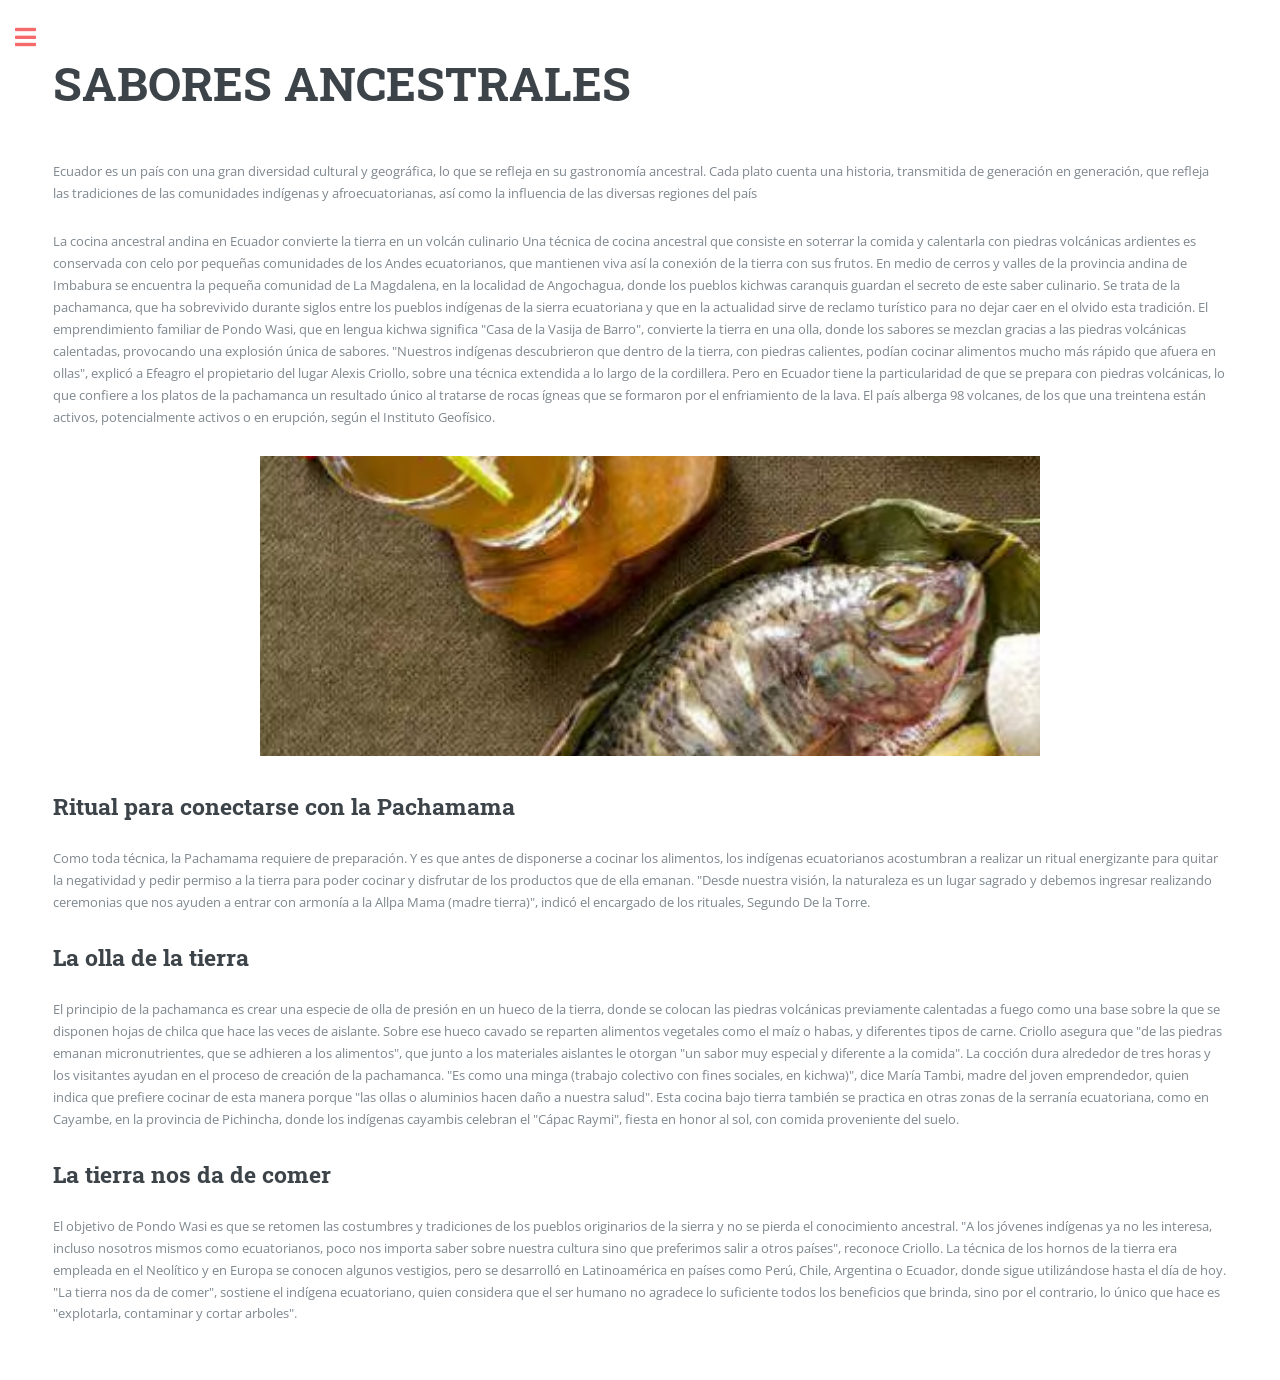
<file: index.html>
<!DOCTYPE HTML>

<html>
	<head>
		<title>HERENCIA DEL PASADO</title>
		<meta charset="utf-8" />
		<meta name="viewport" content="width=device-width, initial-scale=1, user-scalable=no" />
		<link rel="stylesheet" href="assets/css/main.css" />
		<link rel="stylesheet" type="text/css" href="assets/css/Style.css" />
		<link rel="stylesheet" type="text/css" href="assets/css/}slider.css" />
	</head>
	<body class="is-preload">

		<!-- Wrapper -->
			<div id="wrapper">

				<!-- Main -->
					<div id="main">
						<div class="inner">

							

							<!-- Content -->
								<section>
									<header class="main">
										<h1>SABORES ANCESTRALES</h1>
									</header>
									
									<p>Ecuador es un país con una gran diversidad cultural y geográfica, lo que se refleja en su gastronomía ancestral. Cada plato cuenta una historia, transmitida de generación en generación, que refleja las tradiciones de las comunidades indígenas y afroecuatorianas, así como la influencia de las diversas regiones del país </p>
                                  <p>La cocina ancestral andina en Ecuador convierte la tierra en un volcán culinario

Una técnica de cocina ancestral que consiste en soterrar la comida y calentarla con piedras volcánicas ardientes es conservada con celo por pequeñas comunidades de los Andes ecuatorianos, que mantienen viva así la conexión de la tierra con sus frutos.


En medio de cerros y valles de la provincia andina de Imbabura se encuentra la pequeña comunidad de La Magdalena, en la localidad de Angochagua, donde los pueblos kichwas caranquis guardan el secreto de este saber culinario.

Se trata de la pachamanca, que ha sobrevivido durante siglos entre los pueblos indígenas de la sierra ecuatoriana y que en la actualidad sirve de reclamo turístico para no dejar caer en el olvido esta tradición.

El emprendimiento familiar de Pondo Wasi, que en lengua kichwa significa "Casa de la Vasija de Barro", convierte la tierra en una olla, donde los sabores se mezclan gracias a las piedras volcánicas calentadas, provocando una explosión única de sabores.

"Nuestros indígenas descubrieron que dentro de la tierra, con piedras calientes, podían cocinar alimentos mucho más rápido que afuera en ollas", explicó a Efeagro el propietario del lugar Alexis Criollo, sobre una técnica extendida a lo largo de la cordillera.

Pero en Ecuador tiene la particularidad de que se prepara con piedras volcánicas, lo que confiere a los platos de la pachamanca un resultado único al tratarse de rocas ígneas que se formaron por el enfriamiento de la lava.

El país alberga 98 volcanes, de los que una treintena están activos, potencialmente activos o en erupción, según el Instituto Geofísico.</p>
                                  
<div id="auto-slider">
  <ul class="slider">
    <li>
     <img src="images/imagen1.png" width="34" height="34" longdesc="images/imagen1.png"  >    </li>
    <li>
     <img src="images/imagen2.png" width="34" height="34" longdesc="images/imagen2.png">   </li>
    <li>
	<img src="images/imagen3.png" width="34" height="34" longdesc="images/imagen3.png"></li>
  </ul>
</div>


                                    <h2> Ritual para conectarse con la Pachamama</h2>
<p>Como toda técnica, la Pachamama requiere de preparación.

Y es que antes de disponerse a cocinar los alimentos, los indígenas ecuatorianos acostumbran a realizar un ritual energizante para quitar la negatividad y pedir permiso a la tierra para poder cocinar y disfrutar de los productos que de ella emanan.

"Desde nuestra visión, la naturaleza es un lugar sagrado y debemos ingresar realizando ceremonias que nos ayuden a entrar con armonía a la Allpa Mama (madre tierra)", indicó el encargado de los rituales, Segundo De la Torre.</p>
									 <h2>La olla de la tierra</h2>
                                  <p>El principio de la pachamanca es crear una especie de olla de presión en un hueco de la tierra, donde se colocan las piedras volcánicas previamente calentadas a fuego como una base sobre la que se disponen hojas de chilca que hace las veces de aislante.

Sobre ese hueco cavado se reparten alimentos vegetales como el maíz o habas, y diferentes tipos de carne.

Criollo asegura que "de las piedras emanan micronutrientes, que se adhieren a los alimentos", que junto a los materiales aislantes le otorgan "un sabor muy especial y diferente a la comida".

La cocción dura alrededor de tres horas y los visitantes ayudan en el proceso de creación de la pachamanca.

"Es como una minga (trabajo colectivo con fines sociales, en kichwa)", dice María Tambi, madre del joven emprendedor, quien indica que prefiere cocinar de esta manera porque "las ollas o aluminios hacen daño a nuestra salud".

Esta cocina bajo tierra también se practica en otras zonas de la serranía ecuatoriana, como en Cayambe, en la provincia de Pichincha, donde los indígenas cayambis celebran el "Cápac Raymi", fiesta en honor al sol, con comida proveniente del suelo.</p>
									
									<h2>La tierra nos da de comer</h2>
<p>El objetivo de Pondo Wasi es que se retomen las costumbres y tradiciones de los pueblos originarios de la sierra y no se pierda el conocimiento ancestral.

"A los jóvenes indígenas ya no les interesa, incluso nosotros mismos como ecuatorianos, poco nos importa saber sobre nuestra cultura sino que preferimos salir a otros países", reconoce Criollo.

La técnica de los hornos de la tierra era empleada en el Neolítico y en Europa se conocen algunos vestigios, pero se desarrolló en Latinoamérica en países como Perú, Chile, Argentina o Ecuador, donde sigue utilizándose hasta el día de hoy.

"La tierra nos da de comer", sostiene el indígena ecuatoriano, quien considera que el ser humano no agradece lo suficiente todos los beneficios que brinda, sino por el contrario, lo único que hace es "explotarla, contaminar y cortar arboles".</p>
								</section>
						</div>
					</div>

				<!-- Sidebar -->
					<div id="sidebar">
						<div class="inner">

							
							<!-- Menu -->
								<nav id="menu">
									
									<ul>
									<img src="images/1-removebg-preview.png" width="210" height="206">
										<li><a href="index.html">INICIO</a></li>
										<li><a href="generic.html">HISTORIA</a></li>
										<li><a href="elements.html">RECETAS</a></li>
										<li>
											
								    </ul>
								</nav>

							
							

							<!-- Footer -->
									<footer>
        <p>SIGUENOS TAMBIEN EN:</p>
								<header >
									
									<ul class="icons">
										<li><a href="https://www.facebook.com/" class="icon brands fa-facebook-f"><span class="label">Facebook</span></a></li>
										<li><a href="https://web.whatsapp.com/" class="icon brands fa-whatsapp"><span class="label">whatsapp</span></a></li>
										<li><a href="https://www.instagram.com/" class="icon brands fa-instagram"><span class="label">Instagram</span></a></li>
										
									</ul>
								</header>
    </footer>

						</div>
					</div>

			</div>

		<!-- Scripts -->
			<script src="assets/js/jquery.min.js"></script>
			<script src="assets/js/browser.min.js"></script>
			<script src="assets/js/breakpoints.min.js"></script>
			<script src="assets/js/util.js"></script>
			<script src="assets/js/main.js"></script>

	</body>
</html>
</file>
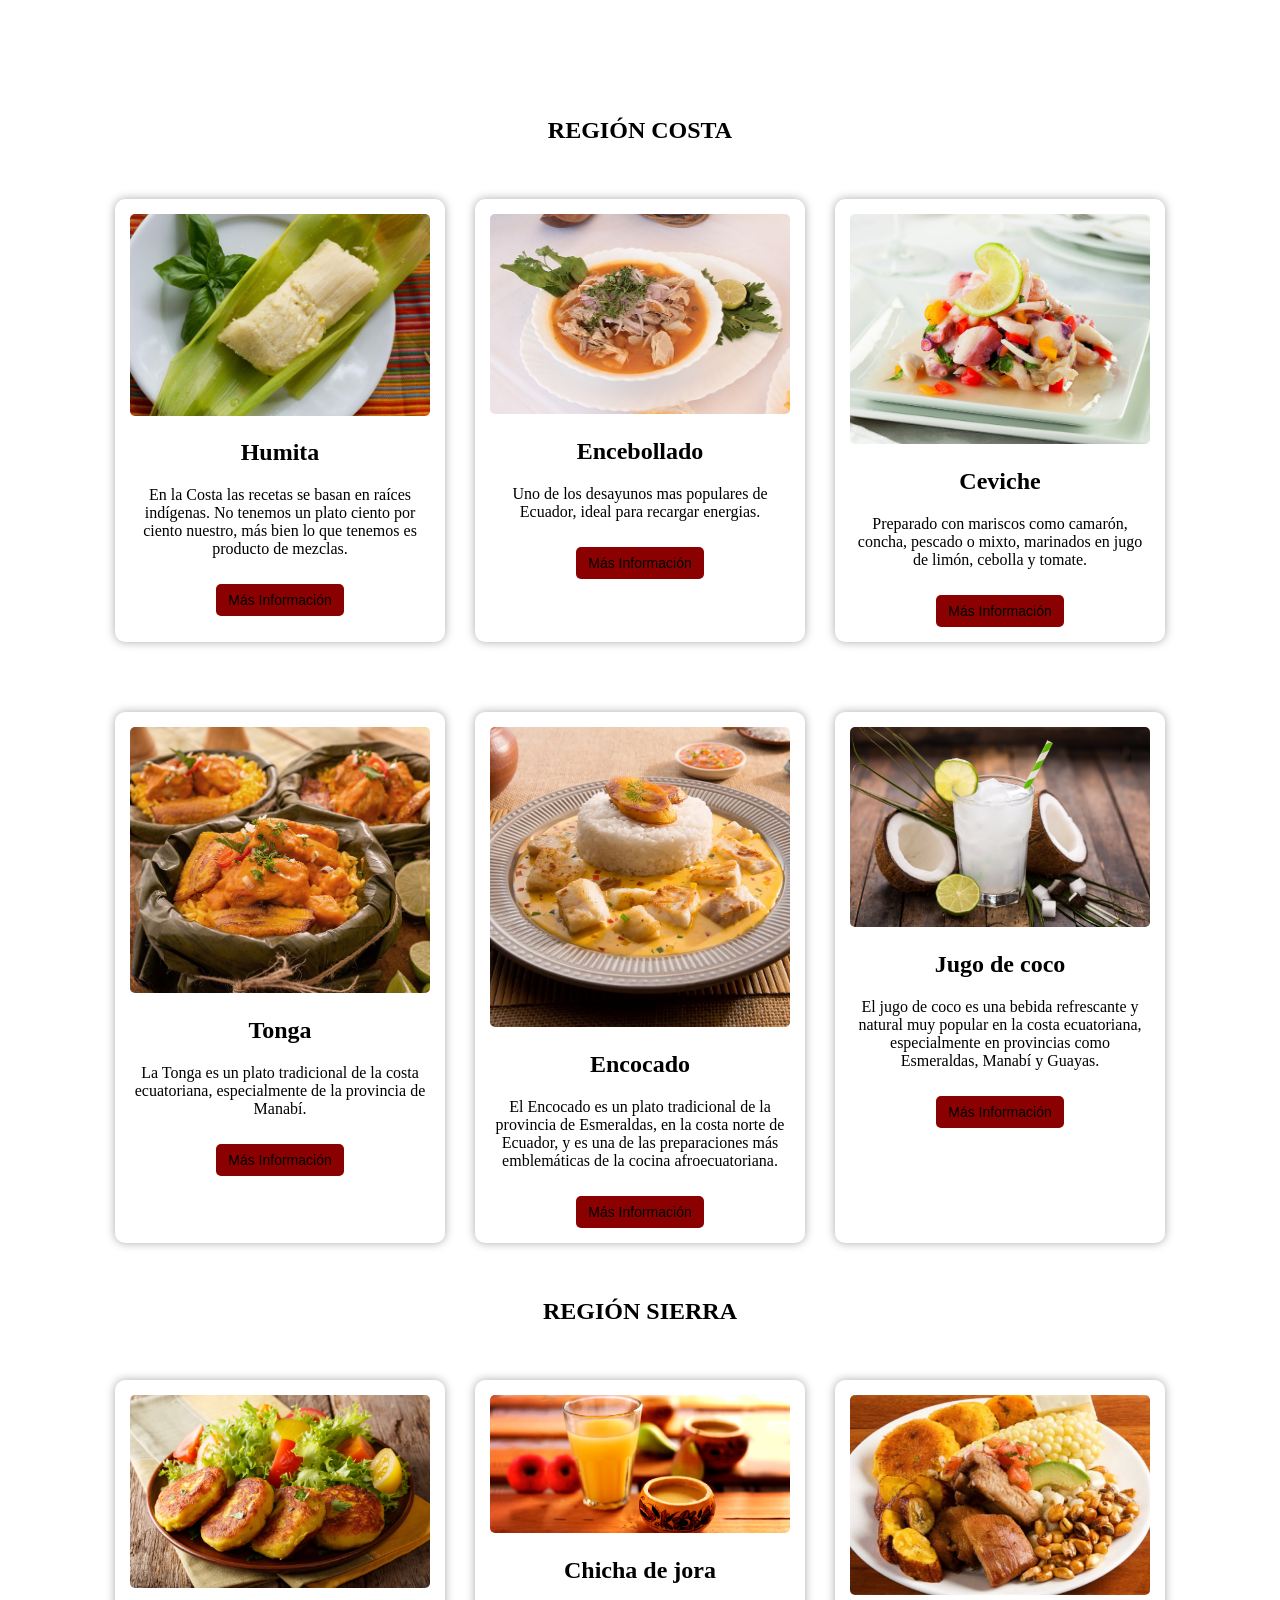
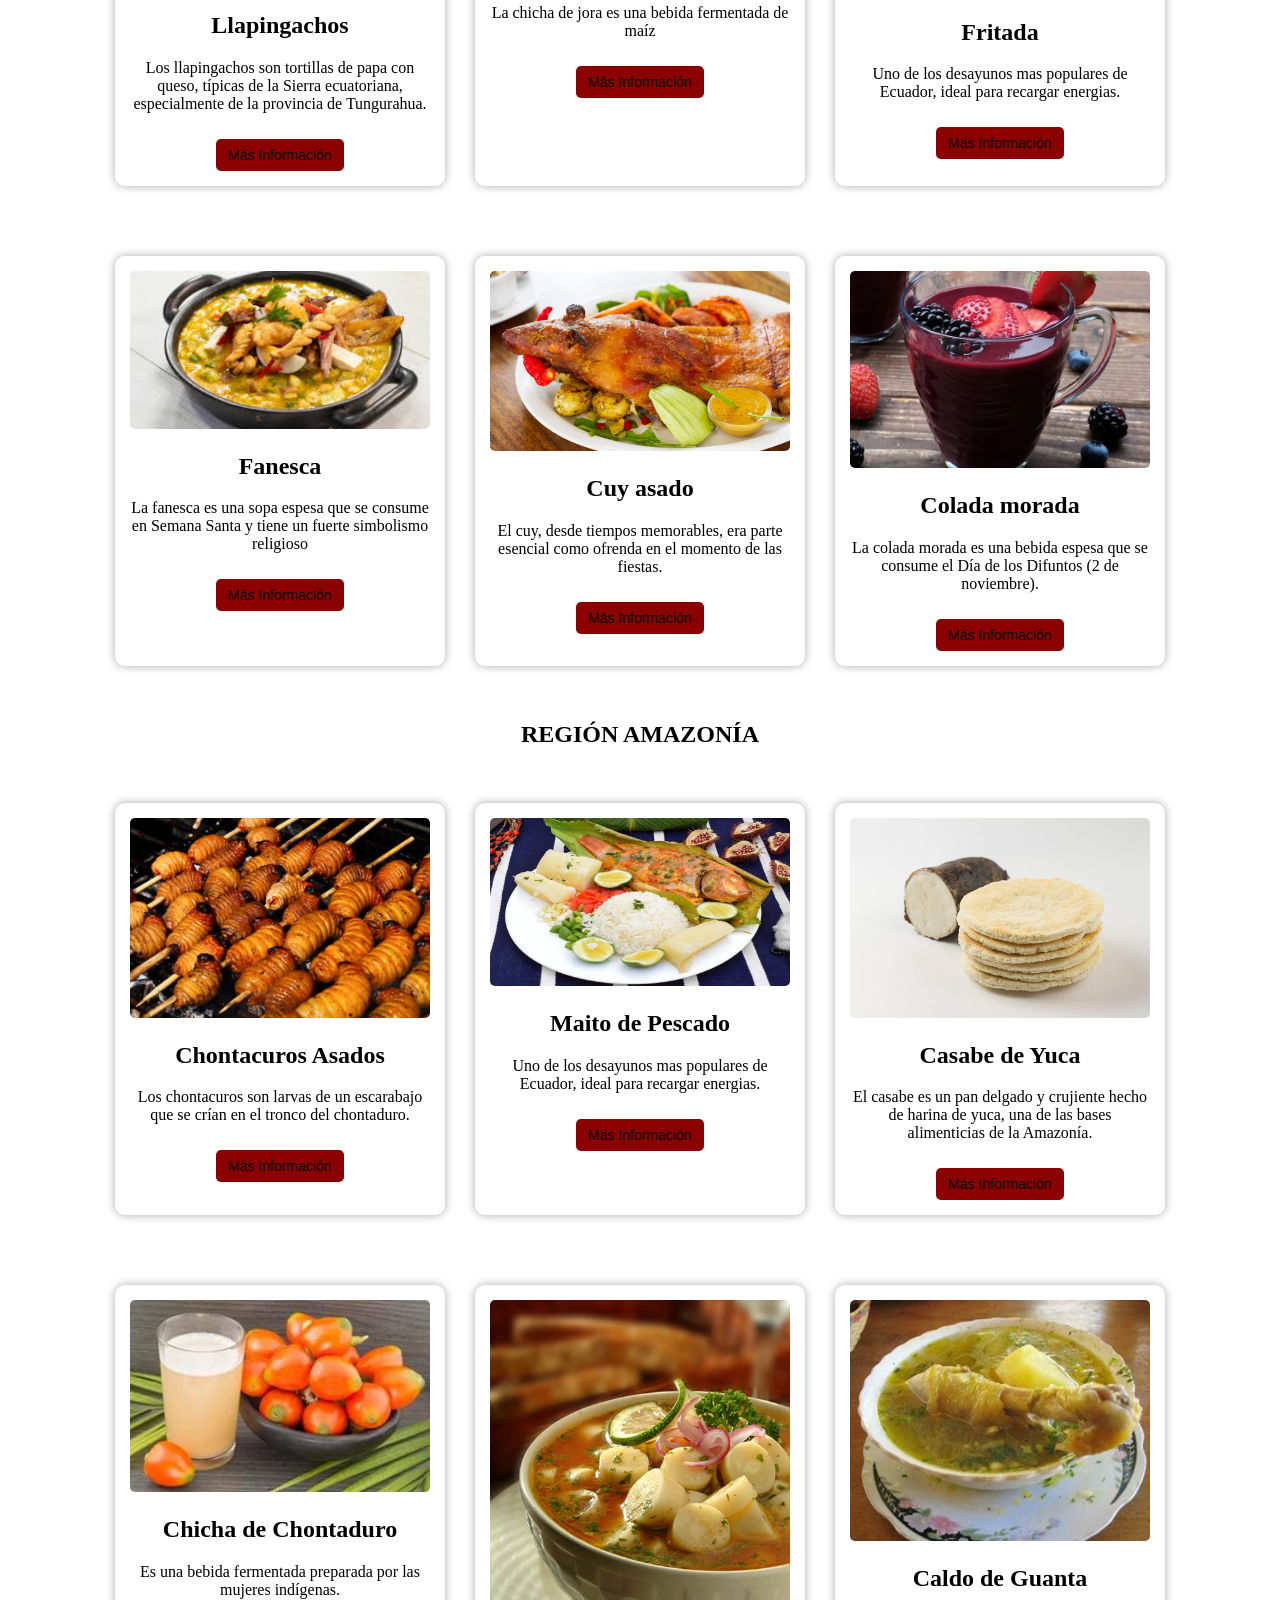
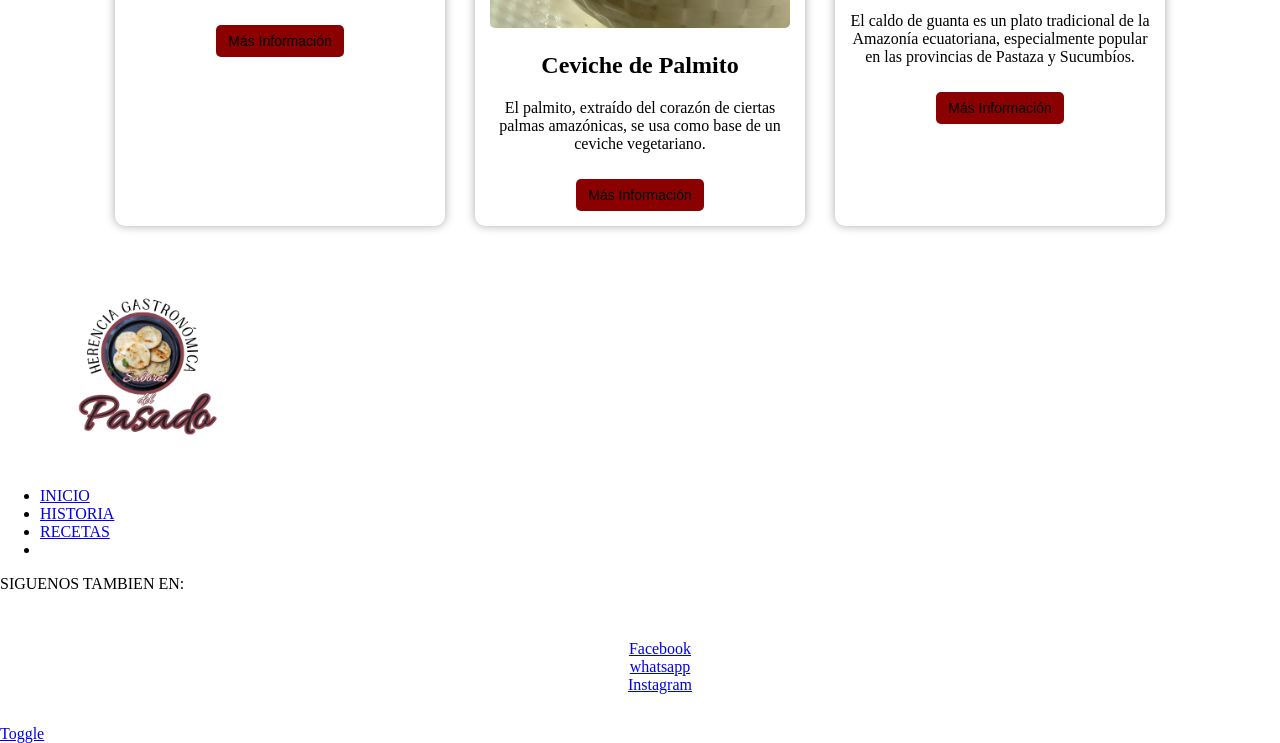
<file: elements.html>
<!DOCTYPE HTML>
<!--
	Editorial by HTML5 UP
	html5up.net | @ajlkn
	Free for personal and commercial use under the CCA 3.0 license (html5up.net/license)
-->
<html>
	<head>
		<title>HERENCIA DEL PASADO</title>
		<meta charset="utf-8" />
		<meta name="viewport" content="width=device-width, initial-scale=1, user-scalable=no" />
		<link rel="stylesheet" href="file:///F|/ensayos/assets/css/main.css"/>
		<style>
        body {
            
            margin: 0;
            padding: 0;
            background-color:#FFFFFF;
        }

        header {
            background-color:#FFFFFF;
            color: white;
            text-align: center;
            padding: 15px;
        }
		.hero {
            text-align: center;
            padding: 50px;
            background-color:#FFFFFF;
            color:#FFFFFF;
		}
		.articulos {
            display: flex;
            flex-wrap: wrap;
            justify-content: center;
            padding: 20px;
		}
		
        article {
            background: white;
            margin: 15px;
            padding: 15px;
            width: 300px;
            border-radius: 10px;
            box-shadow: 0px 0px 10px #aaa;
            text-align: center;
        }

        article img {
            width: 100%;
            height: auto;
            border-radius: 5px;
        }

        article h2 {
            color:#000000;
		}

        .seccion {
            text-align: center;
            padding: 40px;
            background-color:#000000;
            color: #333;
        }

        .info {
            display: none;
            text-align: left;
            padding: 10px;
            background-color:#000000;
            border: 1px solid #ddd;
            margin-top: 10px;
            border-radius: 5px;
        }

        .boton {
            display: inline-block;
            margin-top: 10px;
            padding: 8px 12px;
            background-color: #8B0000;
            color:#F0420Fe;
            border: none;
            cursor: pointer;
            border-radius: 5px;
            font-size: 14px;
        }

        .boton:hover {
            background-color:#EE4128;
        }

    </style>


<script>
        function toggleInfo(id) {
            var infoDiv = document.getElementById(id);
            if (infoDiv.style.display === "none" || infoDiv.style.display === "") {
                infoDiv.style.display = "block";
            } else {
                infoDiv.style.display = "none";
            }
        }
    </script> 
	</head>
	<body class="is-preload">

		<!-- Wrapper -->
			<div id="wrapper">

				<!-- Main -->
					<div id="main">
						<div class="inner">

							

							<!-- Content -->
								<section>
									<header class="main">
										<h1>PLATOS TÍPICOS DEL ECUADOR</h1>
										
									</header>
									<center><h2>REGIÓN COSTA</h2></center>
    <section class="articulos">
        <article>
	<img src="images/Humitas.png" longdesc="images/Humitas.png">
            <h2>Humita</h2>
            <p>En la Costa las recetas se basan en raíces indígenas. No tenemos un plato ciento por ciento nuestro, más bien lo que tenemos es producto de mezclas. </p>
            <button class="boton" onClick="toggleInfo('info-Humita')">Más Información</button>
            <div id="info-Humita" class="info">
			<center><h4><p>Historia</p></h4></center>
                <p>Aunque se ha convertido en un bocado degustado en los desayunos de las familias guayaquileñas, pocos conocen con exactitud el origen de la humita. Este platillo, cuya preparación es a base de granos de choclo triturados a los que se le agrega una fritura de cebolla, tomate, ají, leche, pimentón y queso, es una herencia gastronómica de los antepasados del continente americano que datan de la época precolombina (antes de la llegada de Cristóbal Colón).</p>
				<a href="Untitled-1.html">Leer más</a>
            

            </div>
        </article>
			
        <article>
       <img src="images/Encebollado.png" longdesc="images/Encebollado.png">
            <h2>Encebollado</h2>
            <p>Uno de los desayunos mas populares de Ecuador, ideal para recargar energias.</p>
            <button class="boton" onClick="toggleInfo('info-encebollado')">Más Información</button>
            <div id="info-encebollado" class="info">
			<center><h4><p>Historia</p></h4></center>
                <p>El origen del encebollado se remonta a la cultura Valdivia, una de las primeras sociedades precolombinas de América, que existió alrededor del año 3,500 a.C. en la región costera de Ecuador. Según estudios históricos, esta cultura ya preparaba una sopa de pescado con ingredientes básicos como pescado y yuca, que son esenciales en el encebollado moderno</p>
				<a href="Untitled-1.html">Leer más</a>

            </div>
        </article>
	
        <article>
          <img src="images/ceviche.png" longdesc="images/ceviche.png">
            <h2>Ceviche</h2>
            <p>Preparado con mariscos como camarón, concha, pescado o mixto, marinados en jugo de limón, cebolla y tomate.</p>
            <button class="boton" onClick="toggleInfo('info-Ceviche')">Más Información</button>
            <div id="info-Ceviche" class="info">
			<center><h4><p>Historia</p></h4></center>
                <p>El ceviche es uno de los platos más emblemáticos de la gastronomía ecuatoriana y de varios países de América Latina. Su historia se remonta a tiempos prehispánicos y ha evolucionado con influencias indígenas, europeas y africanas.</p>
				<a href="Untitled-1.html">Leer más</a>

            </div>
        </article>
			
		</section>		
								
<section class="articulos">
        <article>
           <img src="images/TONGA.png" longdesc="images/TONGA.png">
            <h2>Tonga</h2>
            <p>La Tonga es un plato tradicional de la costa ecuatoriana, especialmente de la provincia de Manabí. </p>
            <button class="boton" onClick="toggleInfo('info-Tonga')">Más Información</button>
            <div id="info-Tonga" class="info">
			<center><h4><p>Historia</p></h4></center>
                <p> Su origen se remonta a la época precolombina, cuando los pueblos indígenas utilizaban hojas de plátano para envolver alimentos y conservarlos durante largos viajes o jornadas de trabajo.</p>
				<a href="Untitled-1.html">Leer más</a>

            </div>
        </article>					
			
        <article>
           <img src="images/encocado.png" longdesc="images/encocado.png">
            <h2>Encocado</h2>
            <p>El Encocado es un plato tradicional de la provincia de Esmeraldas, en la costa norte de Ecuador, y es una de las preparaciones más emblemáticas de la cocina afroecuatoriana.</p>
            <button class="boton" onClick="toggleInfo('info-Encocado')">Más Información</button>
            <div id="info-Encocado" class="info">
			<center><h4><p>Historia</p></h4></center>
             <p>Su origen está ligado a la llegada de los esclavizados africanos a América y a la riqueza natural de la región, donde abundan los mariscos, el pescado y el coco.</p>
				<a href="Untitled-1.html">Leer más</a>
				

            </div>
        </article>					
			
        <article>
            <img src="images/agua-de-coco.png" longdesc="images/agua-de-coco.png">
            <h2>Jugo de coco</h2>
            <p>El jugo de coco es una bebida refrescante y natural muy popular en la costa ecuatoriana, especialmente en provincias como Esmeraldas, Manabí y Guayas.</p>
            <button class="boton" onClick="toggleInfo('info-Jugo de coco')">Más Información</button>
            <div id="info-Jugo de coco" class="info">
			<center><h4><p>Historia</p></h4></center>
                <p>Su historia está ligada a la presencia del coco, un fruto que ha sido consumido por siglos en las regiones tropicales de América Latina, Asia y África.</p>
				<a href="Untitled-1.html">Leer más</a>
				

            </div>
        </article>	
		</section>						
		
		
                                           <center><h2>REGIÓN SIERRA</h2></center>
    
	<section class="articulos">
        <article>
		<img src="images/llapingacho.png" longdesc="images/llapingacho.png">
            <h2>Llapingachos </h2>
            <p>Los llapingachos son tortillas de papa con queso, típicas de la Sierra ecuatoriana, especialmente de la provincia de Tungurahua. </p>
            <button class="boton" onClick="toggleInfo('info-Llapingachos ')">Más Información</button>
            <div id="info-Llapingachos " class="info">
			<center><h4><p>Historia</p></h4></center>
            <p>Su origen se remonta a la época prehispánica, cuando los pueblos indígenas ya consumían la papa como alimento principal.</p>
				<a href="Llapingachos.html">Leer más</a>
            

            </div>
        </article>
			
        <article>
          <img src="images/chicha-de-jora.png" longdesc="images/chicha-de-jora.png">
            <h2>Chicha de jora</h2>
            <p>La chicha de jora es una bebida fermentada de maíz</p>
            <button class="boton" onClick="toggleInfo('info-Chicha de jora')">Más Información</button>
            <div id="info-Chicha de jora" class="info">
			<center><h4><p>Historia</p></h4></center>
           <p>consumida desde tiempos precolombinos por los pueblos indígenas andinos. Era una bebida sagrada para los incas y se utilizaba en ceremonias religiosas y festividades.</p>
				<a href="Chicha de jora.html">Leer más</a>

            </div>
        </article>
	
    <article>
    <img src="images/fritada-chancho.png" longdesc="images/fritada-chancho.png">
            <h2>Fritada</h2>
            <p>Uno de los desayunos mas populares de Ecuador, ideal para recargar energias.</p>
            <button class="boton" onClick="toggleInfo('info-Fritada')">Más Información</button>
            <div id="info-Fritada" class="info">
			<center><h4><p>Historia</p></h4></center>
                <p>El origen del hornado se remonta a tiempos precolombinos, cuando los habitantes de la región andina cocinaban carne utilizando técnicas tradicionales. Estas técnicas incluían la cocción bajo tierra, con piedras calientes y hojas de plátano, lo que permitía conservar los jugos y sabores de la carne. Sin embargo, en esa época no se utilizaba carne de cerdo, ya que este animal fue introducido más tarde por los colonizadores europeos.</p>
				<a href="Fritada.html">Leer más</a>

            </div>
        </article>
			
		</section>		
								
<section class="articulos">
        <article>
       <img src="images/fanesca.png" longdesc="images/fanesca.png">
            <h2>Fanesca</h2>
            <p>La fanesca es una sopa espesa que se consume en Semana Santa y tiene un fuerte simbolismo religioso</p>
            <button class="boton" onClick="toggleInfo('info-ceviche')">Más Información</button>
            <div id="info-ceviche" class="info">
			<center><h4><p>Historia</p></h4></center>
            <p>Su origen es una fusión de la gastronomía prehispánica con la tradición católica traída por los españoles.</p>
				<a href="Fanesca.html">Leer más</a>

            </div>
        </article>					
			
        <article>
         <img src="images/cuy asado.png" width="98%" height="173" longdesc="images/cuy asado.png">
            <h2>Cuy asado</h2>
            <p>El cuy, desde tiempos memorables, era parte esencial como ofrenda en el momento de las fiestas. </p>
            <button class="boton" onClick="toggleInfo('info-Cuy asado')">Más Información</button>
            <div id="info-Cuy asado" class="info">
			<center><h4><p>Historia</p></h4></center>
                <p>El cuy es una especie de roedor de la familia Caviidae, originario de la Cordillera de los Andes. Los restos más antiguos del cuy han sido encontrados en cuevas prehistóricas de la ciudad de Ayacucho y datan de hace 5.000 años, lo que nos lleva a imaginar que los antiguos ancestros andinos ya disfrutaban de este delicioso plato tradicional.</p>
				<a href="Cuy asado.html">Leer más</a>
				

            </div>
        </article>					
			
        <article>
          <img src="images/colada-morada-ecuatoriana.png" longdesc="images/colada-morada-ecuatoriana.png">
            <h2>Colada morada</h2>
            <p>La colada morada es una bebida espesa que se consume el Día de los Difuntos (2 de noviembre).</p>
            <button class="boton" onClick="toggleInfo('info-Colada morada')">Más Información</button>
            <div id="info-Colada morada" class="info">
			<center><h4><p>Historia</p></h4></center>
             <p>Su origen se remonta a las culturas indígenas, que realizaban ceremonias en honor a sus muertos.</p>
				<a href="Colada morada.html">Leer más</a>
				

            </div>
        </article>					
			</section>	
					
					                  <center><h2>REGIÓN AMAZONÍA</h2></center>
    <section class="articulos">
        <article>
	<img src="images/chontacuro.png" longdesc="images/chontacuro.png">
            <h2>Chontacuros Asados</h2>
            <p>Los chontacuros son larvas de un escarabajo que se crían en el tronco del chontaduro. </p>
            <button class="boton" onClick="toggleInfo('info-Chontacuros Asados')">Más Información</button>
            <div id="info-Chontacuros Asados" class="info">
			<center><h4><p>Historia</p></h4></center>
                <p>Aunque se ha convertido en un bocado degustado en los desayunos de las familias guayaquileñas, pocos conocen con exactitud el origen de la humita. Este platillo, cuya preparación es a base de granos de choclo triturados a los que se le agrega una fritura de cebolla, tomate, ají, leche, pimentón y queso, es una herencia gastronómica de los antepasados del continente americano que datan de la época precolombina (antes de la llegada de Cristóbal Colón).</p>
				<a href="Chontacuros Asados.html">Leer más</a>
            

            </div>
        </article>
			
        <article>
         <img src="images/maito.png" longdesc="images/maito.png">
            <h2>Maito de Pescado</h2>
            <p>Uno de los desayunos mas populares de Ecuador, ideal para recargar energias.</p>
            <button class="boton" onClick="toggleInfo('info-Maito de Pescado')">Más Información</button>
            <div id="info-Maito de Pescado" class="info">
			<center><h4><p>Historia</p></h4></center>
             <p> tiene un origen ancestral en las comunidades indígenas de la región. La palabra "maito" proviene del kichwa y hace referencia a la técnica de cocinar los alimentos envueltos en hojas grandes</p>
				<a href="Maito de Pescado.html">Leer más</a>

            </div>
        </article>
	
        <article>
         <img src="images/casabe-de-yuca-1.png" longdesc="images/casabe-de-yuca-1.png">
            <h2>Casabe de Yuca </h2>
            <p>El casabe es un pan delgado y crujiente hecho de harina de yuca, una de las bases alimenticias de la Amazonía.</p>
            <button class="boton" onClick="toggleInfo('info-Casabe de Yuca ')">Más Información</button>
            <div id="info-Casabe de Yuca " class="info">
			<center><h4><p>Historia</p></h4></center>
            <p>Su origen se remonta a tiempos prehispánicos, cuando los pueblos indígenas rallaban la yuca, extraían su jugo y cocían la masa sobre piedras calientes.</p>
				<a href="Casabe de Yuca.html">Leer más</a>

            </div>
        </article>
			
		</section>		
								
<section class="articulos">
        <article>
            <img src="images/chicha de contaduro.png" longdesc="images/chicha de contaduro.png">
            <h2>Chicha de Chontaduro</h2>
            <p>Es una bebida fermentada preparada por las mujeres indígenas. </p>
            <button class="boton" onClick="toggleInfo('info-Chicha de Chontaduro')">Más Información</button>
            <div id="info-Chicha de Chontaduro" class="info">
			<center><h4><p>Historia</p></h4></center>
             <p>Tradicionalmente, la yuca se mastica antes de dejarla fermentar, ya que las enzimas de la saliva ayudan en el proceso de fermentación. </p>
				<a href="Chicha de Chontaduro.html">Leer más</a>

            </div>
        </article>					
			
        <article>
         <img src="images/ceviche-de-palmito.png" longdesc="images/ceviche-de-palmito.png">
            <h2>Ceviche de Palmito</h2>
            <p>El palmito, extraído del corazón de ciertas palmas amazónicas, se usa como base de un ceviche vegetariano. </p>
            <button class="boton" onClick="toggleInfo('info-Ceviche de Palmito')">Más Información</button>
            <div id="info- Ceviche de Palmito" class="info">
			<center><h4><p>Historia</p></h4></center>
            <p>Es una receta que combina técnicas tradicionales indígenas con el ceviche costeño.</p>
				<a href="Ceviche de Palmito.html">Leer más</a>
				

            </div>
        </article>					
			
        <article>
     <img src="images/Caldo de guata.png" longdesc="images/Caldo de guata.png">
            <h2>Caldo de Guanta</h2>
            <p>El caldo de guanta es un plato tradicional de la Amazonía ecuatoriana, especialmente popular en las provincias de Pastaza y Sucumbíos. </p>
            <button class="boton" onClick="toggleInfo('info-Caldo de Bagre')">Más Información</button>
            <div id="info-Caldo de Bagre" class="info">
			<center><h4><p>Historia</p></h4></center>
            <p>Este caldo se elabora con carne de guanta (Cuniculus paca), un roedor silvestre, y es apreciado por su sabor y valor cultural.​</p>
				<a href="Caldo de Guanta.html">Leer más</a>
				

            </div>
        </article>					
		</section>
						 

						</div>
					</div>
					
				<!-- Sidebar -->
					<div id="sidebar">
					  <div class="inner">

						

							<!-- Menu -->
								<nav id="menu">
									
									<ul>
									<img src="images/1-removebg-preview.png" width="210" height="206">
										<li><a href="index.html">INICIO</a></li>
										<li><a href="generic.html">HISTORIA</a></li>
										<li><a href="elements.html">RECETAS</a></li>
										<li>
											
								    </ul>
								</nav>


							
							


							<!-- Footer -->
									<footer>
        <p>SIGUENOS TAMBIEN EN:</p>
								<header >
									
									<ul class="icons">
										<li><a href="https://www.facebook.com/" class="icon brands fa-facebook-f"><span class="label">Facebook</span></a></li>
										<li><a href="https://web.whatsapp.com/" class="icon brands fa-whatsapp"><span class="label">whatsapp</span></a></li>
										<li><a href="https://www.instagram.com/" class="icon brands fa-instagram"><span class="label">Instagram</span></a></li>
										
									</ul>
								</header>
    </footer>


		<!-- Scripts -->
			<script src="assets/js/jquery.min.js"></script>
			<script src="assets/js/browser.min.js"></script>
			<script src="assets/js/breakpoints.min.js"></script>
			<script src="assets/js/util.js"></script>
			<script src="assets/js/main.js"></script>

	</body>
</html>
</file>
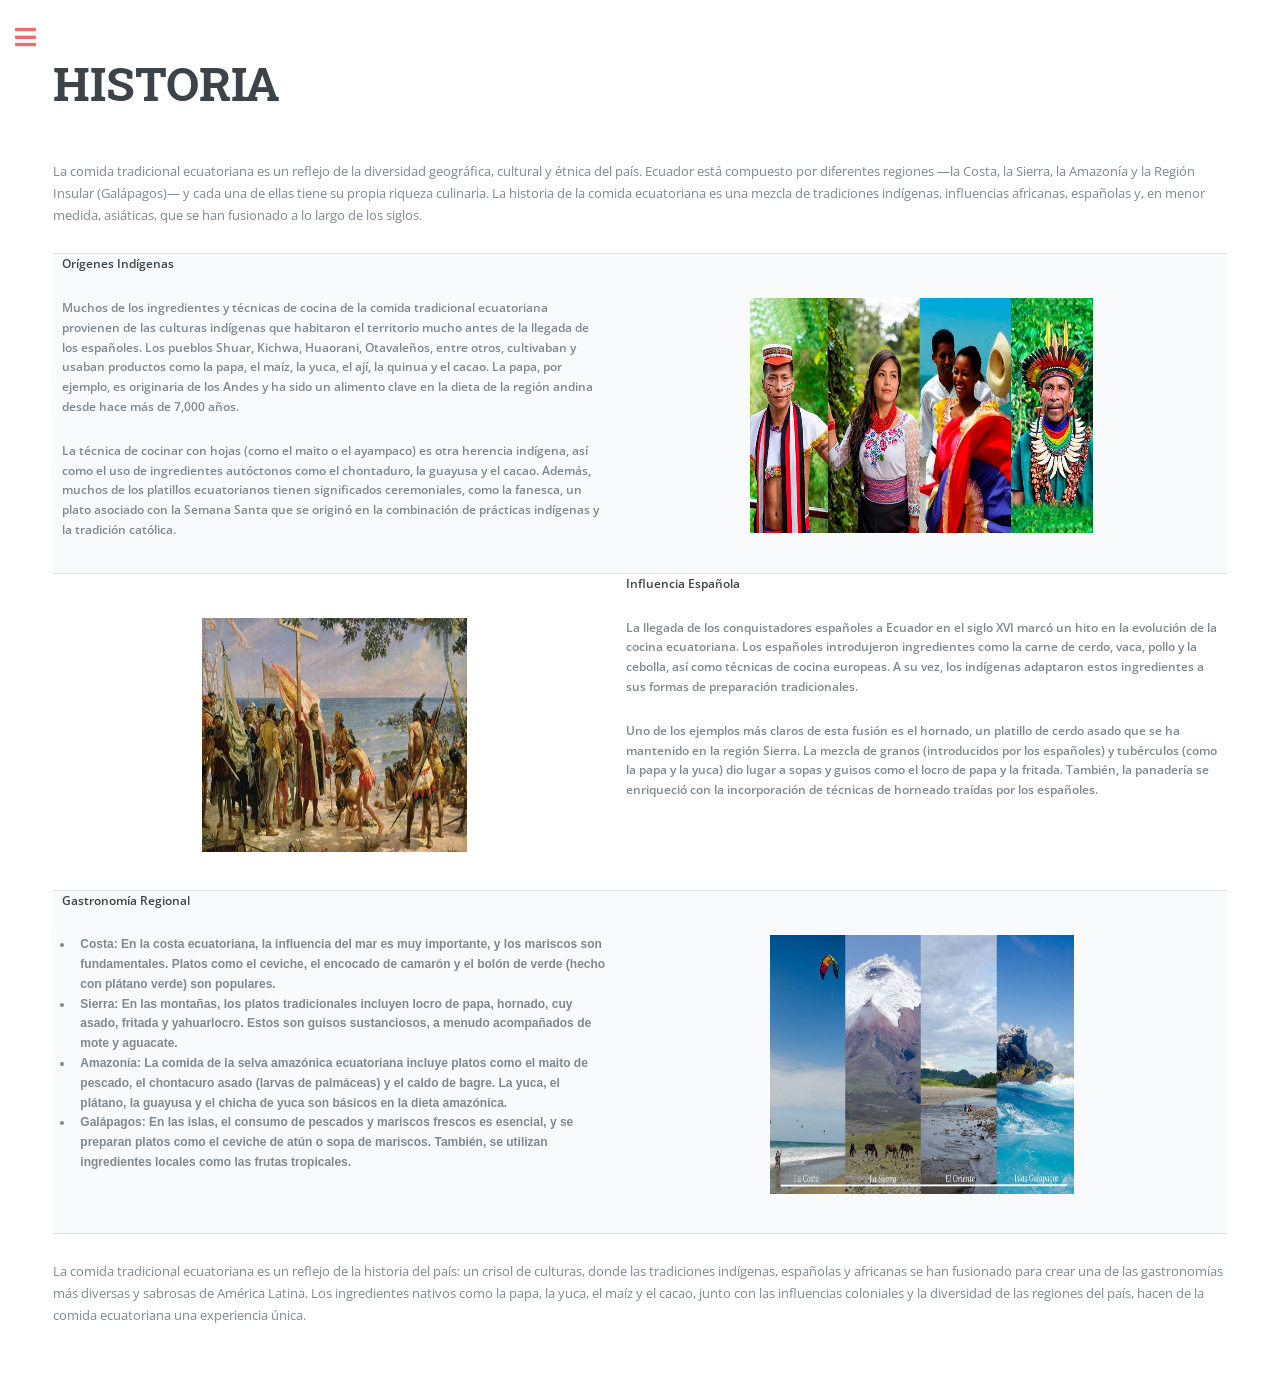
<file: generic.html>
<!DOCTYPE HTML>
<!--
	Editorial by HTML5 UP
	html5up.net | @ajlkn
	Free for personal and commercial use under the CCA 3.0 license (html5up.net/license)
-->
<html>
	<head>
		<title>HERENCIA DEL PASADO</title>
		<meta charset="utf-8" />
		<meta name="viewport" content="width=device-width, initial-scale=1, user-scalable=no" />
		<link rel="stylesheet" href="assets/css/main.css" />
	    <style type="text/css">
<!--
.Estilo3 {color: #7f888f}
.Estilo4 {color: #7f888f; font-family: Arial, Helvetica, sans-serif; }
-->
        </style>
</head>
	<body class="is-preload">

		<!-- Wrapper -->
			<div id="wrapper">

				<!-- Main -->
					<div id="main">
						<div class="inner">

							

							<!-- Content -->
						  <section>
									<header class="main">
										<h1>HISTORIA</h1>
									</header>

									<p>La comida tradicional ecuatoriana es un reflejo de la diversidad geográfica, cultural y étnica del país. Ecuador está compuesto por diferentes regiones —la Costa, la Sierra, la Amazonía y la Región Insular (Galápagos)— y cada una de ellas tiene su propia riqueza culinaria. La historia de la comida ecuatoriana es una mezcla de tradiciones indígenas, influencias africanas, españolas y, en menor medida, asiáticas, que se han fusionado a lo largo de los siglos.</p>
									

                              <table width="600" border="0">
                                <tr>
                                        <th width="48%" ><p><strong>Orígenes Indígenas</strong> </p>
                                          <p class="Estilo3"  >Muchos de los ingredientes y técnicas de cocina de la comida tradicional ecuatoriana provienen de las culturas indígenas que habitaron el territorio mucho antes de la llegada de los españoles. Los pueblos Shuar, Kichwa, Huaorani, Otavaleños, entre otros, cultivaban y usaban productos como la papa, el maíz, la yuca, el ají, la quinua y el cacao. La papa, por ejemplo, es originaria de los Andes y ha sido un alimento clave en la dieta de la región andina desde hace más de 7,000 años.</p>
                                  <p class="Estilo3"  >La técnica de cocinar con hojas (como el maito o el ayampaco) es otra herencia indígena, así como el uso de ingredientes autóctonos como el chontaduro, la guayusa y el cacao. Además, muchos de los platillos ecuatorianos tienen significados ceremoniales, como la fanesca, un plato asociado con la Semana Santa que se originó en la combinación de prácticas indígenas y la tradición católica. </p></th>
                                  <th width="52%" ><div align="center">
                                    <p>&nbsp;</p>
                                    <p><img src="images/ORIGEN.png" width="343" height="235" longdesc="images/ORIGEN.png"></p>
                                  </div></th>
  
                                <tr>
                                    <th width="48%" ><div align="center">
                                      <p>&nbsp;</p>
                                      <p><img src="images/influencia.png" width="265" height="234" longdesc="images/influencia.png"></p>
                                  </div></th>
                                  <th width="52%" scope="col"><p><strong>Influencia Española</strong></p>
                                    <p class="Estilo3">La llegada de los conquistadores españoles a Ecuador en el siglo XVI marcó un hito en la evolución de la cocina ecuatoriana. Los españoles introdujeron ingredientes como la carne de cerdo, vaca, pollo y la cebolla, así como técnicas de cocina europeas. A su vez, los indígenas adaptaron estos ingredientes a sus formas de preparación tradicionales.</p>
                                    <p class="Estilo3">Uno de los ejemplos más claros de esta fusión es el hornado, un platillo de cerdo asado que se ha mantenido en la región Sierra. La mezcla de granos (introducidos por los españoles) y tubérculos (como la papa y la yuca) dio lugar a sopas y guisos como el locro de papa y la fritada. También, la panadería se enriqueció con la incorporación de técnicas de horneado traídas por los españoles.</p></th>
                                </tr>
                               
                                
                                    
                                         
                                            <tr>
                                              <th width="48%" ><p><strong>G</strong><strong>astronomía Regional</strong>  </p>
                                              <ul>
                                                  <li class="Estilo4">Costa: En la costa ecuatoriana, la influencia del mar es muy importante, y los mariscos son fundamentales. Platos como el ceviche, el encocado de camarón y el bolón de verde (hecho con plátano verde) son populares.</li>
                                                  <li class="Estilo4">Sierra: En las montañas, los platos tradicionales incluyen locro de papa, hornado, cuy asado, fritada y yahuarlocro. Estos son guisos sustanciosos, a menudo acompañados de mote y aguacate.</li>
                                                  <li class="Estilo4">Amazonía: La comida de la selva amazónica ecuatoriana incluye platos como el maito de pescado, el chontacuro asado (larvas de palmáceas) y el caldo de bagre. La yuca, el plátano, la guayusa y el chicha de yuca son básicos en la dieta amazónica.</li>
                                                  <li class="Estilo4">Galápagos: En las islas, el consumo de pescados y mariscos frescos es esencial, y se preparan platos como el ceviche de atún o sopa de mariscos. También, se utilizan ingredientes locales como las frutas tropicales.</li>
                                              </ul>                                                
                                              </p></th>
                                              <th width="52%" ><div align="center">
                                                <p>&nbsp;</p>
                                                <p><img src="images/gastronomia.png" width="304" height="259" longdesc="images/gastronomia.png"></p>
                                              </div></th>
                                            </tr>
                                          </table>
                                         
                                          <p>La comida tradicional ecuatoriana es un reflejo de la historia del país: un crisol de culturas, donde las tradiciones indígenas, españolas y africanas se han fusionado para crear una de las gastronomías más diversas y sabrosas de América Latina. Los ingredientes nativos como la papa, la yuca, el maíz y el cacao, junto con las influencias coloniales y la diversidad de las regiones del país, hacen de la comida ecuatoriana una experiencia única.</p>
								</section>
						</div>
					</div>

				<!-- Sidebar -->
					<div id="sidebar">
						<div class="inner">

						

							<!-- Menu -->
								<nav id="menu">
									
									<ul>
									<img src="images/1-removebg-preview.png" width="210" height="206">
										<li><a href="index.html">INICIO</a></li>
										<li><a href="generic.html">HISTORIA</a></li>
										<li><a href="elements.html">RECETAS</a></li>
										<li>
											
								    </ul>
								</nav>

							
							

							<!-- Footer -->
									<footer>
        <p>SIGUENOS TAMBIEN EN:</p>
								<header >
									
									<ul class="icons">
									<li><a href="https://www.facebook.com/" class="icon brands fa-facebook-f"><span class="label">Facebook</span></a></li>
										<li><a href="https://web.whatsapp.com/" class="icon brands fa-whatsapp"><span class="label">whatsapp</span></a></li>
										<li><a href="https://www.instagram.com/" class="icon brands fa-instagram"><span class="label">Instagram</span></a></li>
										
									</ul>
								</header>
    </footer>

						</div>
					</div>

			</div>

		<!-- Scripts -->
			<script src="assets/js/jquery.min.js"></script>
			<script src="assets/js/browser.min.js"></script>
			<script src="assets/js/breakpoints.min.js"></script>
			<script src="assets/js/util.js"></script>
			<script src="assets/js/main.js"></script>

	</body>
</html>
</file>
<file: assets/css/Style.css>
body{background-color:#FFFFFF;
}
#segundo-slider{font-family:sans-serif;
margin:auto;
background-color:#FFFFFF;
max-width:800px;
width::100%;
padding:30px;
box-sizing:border-box;
}
#segundo-slider>ul,li{
padding:0;
margin:0;
list-style:none;
}
#segundo-slider>ul.slider{
position:relative;
max-width:800px;
width:100%;
height:300px;
}
#segundo-slider>ul.slider li{
position:absolute;
left:0px;
top:0px;
opacity:0;
width:inherit;
height:inherit;
transition:opacity .5s;
background:#fff;
}
#segundo-slider>ul.slider li img{
width:100%;
height:300px;
object-fit:cover;
}
#segundo-slider>ul.slider li:first-child{
opacity:1;
}
#segundo-slider>ul.slider li:target{
opacity:1;
}
#segundo-slider>.menu{
text-align:center;
margin:20px;
}
#segundo-slider>.menu li{
display:inline-block;
text-align:center;
}
#segundo-slider>.menu li a{
display:inline-block;
color:#FFFFFF;
text-decoration:none;
background-color:gray;
padding:10px;
width:20px;
height:20px;
font-size:20px;
border-radius:100%;
}
</file>
<file: assets/css/}slider.css>
<style>
  body {
    font-family: sans-serif;
    margin: 0;
    padding: 0;
    background-color: #f7f7f7;
  }

  #auto-slider {
    max-width: 800px;
    margin: auto;
    overflow: hidden; /* Hide overflow so only one image is visible at a time */
  }

  .slider {
    display: flex;
    width: 300%; /* 3 images, 100% each */
    animation: slide 12s infinite; /* The sliding effect */
  }

  .slider li {
    width: 100%;
    flex-shrink: 0; /* Prevent images from shrinking */
  }

  .slider img {
    width: 100%;
    height: 300px;
    object-fit: cover; /* Ensures images fill the container correctly */
  }

  /* Keyframes for automatic sliding with delay between slides */
  @keyframes slide {
    0% {
      transform: translateX(0);
    }
    33.33% {
      transform: translateX(-100%);
    }
    66.66% {
      transform: translateX(-200%);
    }
    100% {
      transform: translateX(0);
    }
  }
</style>
</file>
<file: assets/css/main.css>
@import url(fontawesome-all.min.css);
@import url("https://fonts.googleapis.com/css?family=Open+Sans:400,600,400italic,600italic|Roboto+Slab:400,700");
/*
	Editorial by HTML5 UP
	html5up.net | @ajlkn
	Free for personal and commercial use under the CCA 3.0 license (html5up.net/license)
*/
html, body, div, span, applet, object,
iframe, h1, h2, h3, h4, h5, h6, p, blockquote,
pre, a, abbr, acronym, address, big, cite,
code, del, dfn, em, img, ins, kbd, q, s, samp,
small, strike, strong, sub, sup, tt, var, b,
u, i, center, dl, dt, dd, ol, ul, li, fieldset,
form, label, legend, table, caption, tbody,
tfoot, thead, tr, th, td, article, aside,
canvas, details, embed, figure, figcaption,
footer, header, hgroup, menu, nav, output, ruby,
section, summary, time, mark, audio, video {
  margin: 0;
  padding: 0;
  border: 0;
  font-size: 100%;
  font: inherit;
  vertical-align: baseline; }

article, aside, details, figcaption, figure,
footer, header, hgroup, menu, nav, section {
  display: block; }

body {
  line-height: 1; }

ol, ul {
  list-style: none; }

blockquote, q {
  quotes: none; }
  blockquote:before, blockquote:after, q:before, q:after {
    content: '';
    content: none; }

table {
  border-collapse: collapse;
  border-spacing: 0; }

body {
  -webkit-text-size-adjust: none; }

mark {
  background-color: transparent;
  color: inherit; }

input::-moz-focus-inner {
  border: 0;
  padding: 0; }

input, select, textarea {
  -moz-appearance: none;
  -webkit-appearance: none;
  -ms-appearance: none;
  appearance: none; }

/* Basic */
@-ms-viewport {
  width: device-width; }

body {
  -ms-overflow-style: scrollbar; }

@media screen and (max-width: 480px) {
  html, body {
    min-width: 320px; } }

html {
  box-sizing: border-box; }

*, *:before, *:after {
  box-sizing: inherit; }

body {
  background: #ffffff; }
  body.is-preload *, body.is-preload *:before, body.is-preload *:after, body.is-resizing *, body.is-resizing *:before, body.is-resizing *:after {
    -moz-animation: none !important;
    -webkit-animation: none !important;
    -ms-animation: none !important;
    animation: none !important;
    -moz-transition: none !important;
    -webkit-transition: none !important;
    -ms-transition: none !important;
    transition: none !important; }

/* Type */
body, input, select, textarea {
  color: #7f888f;
  font-family: "Open Sans", sans-serif;
  font-size: 13pt;
  font-weight: 400;
  line-height: 1.65; }
  @media screen and (max-width: 1680px) {
    body, input, select, textarea {
      font-size: 11pt; } }
  @media screen and (max-width: 1280px) {
    body, input, select, textarea {
      font-size: 10pt; } }
  @media screen and (max-width: 360px) {
    body, input, select, textarea {
      font-size: 9pt; } }

a {
  -moz-transition: color 0.2s ease-in-out, border-bottom-color 0.2s ease-in-out;
  -webkit-transition: color 0.2s ease-in-out, border-bottom-color 0.2s ease-in-out;
  -ms-transition: color 0.2s ease-in-out, border-bottom-color 0.2s ease-in-out;
  transition: color 0.2s ease-in-out, border-bottom-color 0.2s ease-in-out;
  border-bottom: dotted 1px;
  color: #f56a6a;
  text-decoration: none; }
  a:hover {
    border-bottom-color: #f56a6a;
    color: #f56a6a !important; }
    a:hover strong {
      color: inherit; }

strong, b {
  color: #3d4449;
  font-weight: 600; }

em, i {
  font-style: italic; }

p {
  margin: 0 0 2em 0; }

h1, h2, h3, h4, h5, h6 {
  color: #3d4449;
  font-family: "Roboto Slab", serif;
  font-weight: 700;
  line-height: 1.5;
  margin: 0 0 1em 0; }
  h1 a, h2 a, h3 a, h4 a, h5 a, h6 a {
    color: inherit;
    text-decoration: none;
    border-bottom: 0; }

h1 {
  font-size: 4em;
  margin: 0 0 0.5em 0;
  line-height: 1.3; }

h2 {
  font-size: 1.75em; }

h3 {
  font-size: 1.25em; }

h4 {
  font-size: 1.1em; }

h5 {
  font-size: 0.9em; }

h6 {
  font-size: 0.7em; }

@media screen and (max-width: 1680px) {
  h1 {
    font-size: 3.5em; } }

@media screen and (max-width: 980px) {
  h1 {
    font-size: 3.25em; } }

@media screen and (max-width: 736px) {
  h1 {
    font-size: 2em;
    line-height: 1.4; }
  h2 {
    font-size: 1.5em; } }

sub {
  font-size: 0.8em;
  position: relative;
  top: 0.5em; }

sup {
  font-size: 0.8em;
  position: relative;
  top: -0.5em; }

blockquote {
  border-left: solid 3px rgba(210, 215, 217, 0.75);
  font-style: italic;
  margin: 0 0 2em 0;
  padding: 0.5em 0 0.5em 2em; }

code {
  background: rgba(230, 235, 237, 0.25);
  border-radius: 0.375em;
  border: solid 1px rgba(210, 215, 217, 0.75);
  font-family: "Courier New", monospace;
  font-size: 0.9em;
  margin: 0 0.25em;
  padding: 0.25em 0.65em; }

pre {
  -webkit-overflow-scrolling: touch;
  font-family: "Courier New", monospace;
  font-size: 0.9em;
  margin: 0 0 2em 0; }
  pre code {
    display: block;
    line-height: 1.75;
    padding: 1em 1.5em;
    overflow-x: auto; }

hr {
  border: 0;
  border-bottom: solid 1px rgba(210, 215, 217, 0.75);
  margin: 2em 0; }
  hr.major {
    margin: 3em 0; }

.align-left {
  text-align: left; }

.align-center {
  text-align: center; }

.align-right {
  text-align: right; }

/* Row */
.row {
  display: flex;
  flex-wrap: wrap;
  box-sizing: border-box;
  align-items: stretch; }
  .row > * {
    box-sizing: border-box; }
  .row.gtr-uniform > * > :last-child {
    margin-bottom: 0; }
  .row.aln-left {
    justify-content: flex-start; }
  .row.aln-center {
    justify-content: center; }
  .row.aln-right {
    justify-content: flex-end; }
  .row.aln-top {
    align-items: flex-start; }
  .row.aln-middle {
    align-items: center; }
  .row.aln-bottom {
    align-items: flex-end; }
  .row > .imp {
    order: -1; }
  .row > .col-1 {
    width: 8.33333%; }
  .row > .off-1 {
    margin-left: 8.33333%; }
  .row > .col-2 {
    width: 16.66667%; }
  .row > .off-2 {
    margin-left: 16.66667%; }
  .row > .col-3 {
    width: 25%; }
  .row > .off-3 {
    margin-left: 25%; }
  .row > .col-4 {
    width: 33.33333%; }
  .row > .off-4 {
    margin-left: 33.33333%; }
  .row > .col-5 {
    width: 41.66667%; }
  .row > .off-5 {
    margin-left: 41.66667%; }
  .row > .col-6 {
    width: 50%; }
  .row > .off-6 {
    margin-left: 50%; }
  .row > .col-7 {
    width: 58.33333%; }
  .row > .off-7 {
    margin-left: 58.33333%; }
  .row > .col-8 {
    width: 66.66667%; }
  .row > .off-8 {
    margin-left: 66.66667%; }
  .row > .col-9 {
    width: 75%; }
  .row > .off-9 {
    margin-left: 75%; }
  .row > .col-10 {
    width: 83.33333%; }
  .row > .off-10 {
    margin-left: 83.33333%; }
  .row > .col-11 {
    width: 91.66667%; }
  .row > .off-11 {
    margin-left: 91.66667%; }
  .row > .col-12 {
    width: 100%; }
  .row > .off-12 {
    margin-left: 100%; }
  .row.gtr-0 {
    margin-top: 0;
    margin-left: 0em; }
    .row.gtr-0 > * {
      padding: 0 0 0 0em; }
    .row.gtr-0.gtr-uniform {
      margin-top: 0em; }
      .row.gtr-0.gtr-uniform > * {
        padding-top: 0em; }
  .row.gtr-25 {
    margin-top: 0;
    margin-left: -0.375em; }
    .row.gtr-25 > * {
      padding: 0 0 0 0.375em; }
    .row.gtr-25.gtr-uniform {
      margin-top: -0.375em; }
      .row.gtr-25.gtr-uniform > * {
        padding-top: 0.375em; }
  .row.gtr-50 {
    margin-top: 0;
    margin-left: -0.75em; }
    .row.gtr-50 > * {
      padding: 0 0 0 0.75em; }
    .row.gtr-50.gtr-uniform {
      margin-top: -0.75em; }
      .row.gtr-50.gtr-uniform > * {
        padding-top: 0.75em; }
  .row {
    margin-top: 0;
    margin-left: -1.5em; }
    .row > * {
      padding: 0 0 0 1.5em; }
    .row.gtr-uniform {
      margin-top: -1.5em; }
      .row.gtr-uniform > * {
        padding-top: 1.5em; }
  .row.gtr-150 {
    margin-top: 0;
    margin-left: -2.25em; }
    .row.gtr-150 > * {
      padding: 0 0 0 2.25em; }
    .row.gtr-150.gtr-uniform {
      margin-top: -2.25em; }
      .row.gtr-150.gtr-uniform > * {
        padding-top: 2.25em; }
  .row.gtr-200 {
    margin-top: 0;
    margin-left: -3em; }
    .row.gtr-200 > * {
      padding: 0 0 0 3em; }
    .row.gtr-200.gtr-uniform {
      margin-top: -3em; }
      .row.gtr-200.gtr-uniform > * {
        padding-top: 3em; }
  @media screen and (max-width: 1680px) {
    .row {
      display: flex;
      flex-wrap: wrap;
      box-sizing: border-box;
      align-items: stretch; }
      .row > * {
        box-sizing: border-box; }
      .row.gtr-uniform > * > :last-child {
        margin-bottom: 0; }
      .row.aln-left {
        justify-content: flex-start; }
      .row.aln-center {
        justify-content: center; }
      .row.aln-right {
        justify-content: flex-end; }
      .row.aln-top {
        align-items: flex-start; }
      .row.aln-middle {
        align-items: center; }
      .row.aln-bottom {
        align-items: flex-end; }
      .row > .imp-xlarge {
        order: -1; }
      .row > .col-1-xlarge {
        width: 8.33333%; }
      .row > .off-1-xlarge {
        margin-left: 8.33333%; }
      .row > .col-2-xlarge {
        width: 16.66667%; }
      .row > .off-2-xlarge {
        margin-left: 16.66667%; }
      .row > .col-3-xlarge {
        width: 25%; }
      .row > .off-3-xlarge {
        margin-left: 25%; }
      .row > .col-4-xlarge {
        width: 33.33333%; }
      .row > .off-4-xlarge {
        margin-left: 33.33333%; }
      .row > .col-5-xlarge {
        width: 41.66667%; }
      .row > .off-5-xlarge {
        margin-left: 41.66667%; }
      .row > .col-6-xlarge {
        width: 50%; }
      .row > .off-6-xlarge {
        margin-left: 50%; }
      .row > .col-7-xlarge {
        width: 58.33333%; }
      .row > .off-7-xlarge {
        margin-left: 58.33333%; }
      .row > .col-8-xlarge {
        width: 66.66667%; }
      .row > .off-8-xlarge {
        margin-left: 66.66667%; }
      .row > .col-9-xlarge {
        width: 75%; }
      .row > .off-9-xlarge {
        margin-left: 75%; }
      .row > .col-10-xlarge {
        width: 83.33333%; }
      .row > .off-10-xlarge {
        margin-left: 83.33333%; }
      .row > .col-11-xlarge {
        width: 91.66667%; }
      .row > .off-11-xlarge {
        margin-left: 91.66667%; }
      .row > .col-12-xlarge {
        width: 100%; }
      .row > .off-12-xlarge {
        margin-left: 100%; }
      .row.gtr-0 {
        margin-top: 0;
        margin-left: 0em; }
        .row.gtr-0 > * {
          padding: 0 0 0 0em; }
        .row.gtr-0.gtr-uniform {
          margin-top: 0em; }
          .row.gtr-0.gtr-uniform > * {
            padding-top: 0em; }
      .row.gtr-25 {
        margin-top: 0;
        margin-left: -0.375em; }
        .row.gtr-25 > * {
          padding: 0 0 0 0.375em; }
        .row.gtr-25.gtr-uniform {
          margin-top: -0.375em; }
          .row.gtr-25.gtr-uniform > * {
            padding-top: 0.375em; }
      .row.gtr-50 {
        margin-top: 0;
        margin-left: -0.75em; }
        .row.gtr-50 > * {
          padding: 0 0 0 0.75em; }
        .row.gtr-50.gtr-uniform {
          margin-top: -0.75em; }
          .row.gtr-50.gtr-uniform > * {
            padding-top: 0.75em; }
      .row {
        margin-top: 0;
        margin-left: -1.5em; }
        .row > * {
          padding: 0 0 0 1.5em; }
        .row.gtr-uniform {
          margin-top: -1.5em; }
          .row.gtr-uniform > * {
            padding-top: 1.5em; }
      .row.gtr-150 {
        margin-top: 0;
        margin-left: -2.25em; }
        .row.gtr-150 > * {
          padding: 0 0 0 2.25em; }
        .row.gtr-150.gtr-uniform {
          margin-top: -2.25em; }
          .row.gtr-150.gtr-uniform > * {
            padding-top: 2.25em; }
      .row.gtr-200 {
        margin-top: 0;
        margin-left: -3em; }
        .row.gtr-200 > * {
          padding: 0 0 0 3em; }
        .row.gtr-200.gtr-uniform {
          margin-top: -3em; }
          .row.gtr-200.gtr-uniform > * {
            padding-top: 3em; } }
  @media screen and (max-width: 1280px) {
    .row {
      display: flex;
      flex-wrap: wrap;
      box-sizing: border-box;
      align-items: stretch; }
      .row > * {
        box-sizing: border-box; }
      .row.gtr-uniform > * > :last-child {
        margin-bottom: 0; }
      .row.aln-left {
        justify-content: flex-start; }
      .row.aln-center {
        justify-content: center; }
      .row.aln-right {
        justify-content: flex-end; }
      .row.aln-top {
        align-items: flex-start; }
      .row.aln-middle {
        align-items: center; }
      .row.aln-bottom {
        align-items: flex-end; }
      .row > .imp-large {
        order: -1; }
      .row > .col-1-large {
        width: 8.33333%; }
      .row > .off-1-large {
        margin-left: 8.33333%; }
      .row > .col-2-large {
        width: 16.66667%; }
      .row > .off-2-large {
        margin-left: 16.66667%; }
      .row > .col-3-large {
        width: 25%; }
      .row > .off-3-large {
        margin-left: 25%; }
      .row > .col-4-large {
        width: 33.33333%; }
      .row > .off-4-large {
        margin-left: 33.33333%; }
      .row > .col-5-large {
        width: 41.66667%; }
      .row > .off-5-large {
        margin-left: 41.66667%; }
      .row > .col-6-large {
        width: 50%; }
      .row > .off-6-large {
        margin-left: 50%; }
      .row > .col-7-large {
        width: 58.33333%; }
      .row > .off-7-large {
        margin-left: 58.33333%; }
      .row > .col-8-large {
        width: 66.66667%; }
      .row > .off-8-large {
        margin-left: 66.66667%; }
      .row > .col-9-large {
        width: 75%; }
      .row > .off-9-large {
        margin-left: 75%; }
      .row > .col-10-large {
        width: 83.33333%; }
      .row > .off-10-large {
        margin-left: 83.33333%; }
      .row > .col-11-large {
        width: 91.66667%; }
      .row > .off-11-large {
        margin-left: 91.66667%; }
      .row > .col-12-large {
        width: 100%; }
      .row > .off-12-large {
        margin-left: 100%; }
      .row.gtr-0 {
        margin-top: 0;
        margin-left: 0em; }
        .row.gtr-0 > * {
          padding: 0 0 0 0em; }
        .row.gtr-0.gtr-uniform {
          margin-top: 0em; }
          .row.gtr-0.gtr-uniform > * {
            padding-top: 0em; }
      .row.gtr-25 {
        margin-top: 0;
        margin-left: -0.375em; }
        .row.gtr-25 > * {
          padding: 0 0 0 0.375em; }
        .row.gtr-25.gtr-uniform {
          margin-top: -0.375em; }
          .row.gtr-25.gtr-uniform > * {
            padding-top: 0.375em; }
      .row.gtr-50 {
        margin-top: 0;
        margin-left: -0.75em; }
        .row.gtr-50 > * {
          padding: 0 0 0 0.75em; }
        .row.gtr-50.gtr-uniform {
          margin-top: -0.75em; }
          .row.gtr-50.gtr-uniform > * {
            padding-top: 0.75em; }
      .row {
        margin-top: 0;
        margin-left: -1.5em; }
        .row > * {
          padding: 0 0 0 1.5em; }
        .row.gtr-uniform {
          margin-top: -1.5em; }
          .row.gtr-uniform > * {
            padding-top: 1.5em; }
      .row.gtr-150 {
        margin-top: 0;
        margin-left: -2.25em; }
        .row.gtr-150 > * {
          padding: 0 0 0 2.25em; }
        .row.gtr-150.gtr-uniform {
          margin-top: -2.25em; }
          .row.gtr-150.gtr-uniform > * {
            padding-top: 2.25em; }
      .row.gtr-200 {
        margin-top: 0;
        margin-left: -3em; }
        .row.gtr-200 > * {
          padding: 0 0 0 3em; }
        .row.gtr-200.gtr-uniform {
          margin-top: -3em; }
          .row.gtr-200.gtr-uniform > * {
            padding-top: 3em; } }
  @media screen and (max-width: 980px) {
    .row {
      display: flex;
      flex-wrap: wrap;
      box-sizing: border-box;
      align-items: stretch; }
      .row > * {
        box-sizing: border-box; }
      .row.gtr-uniform > * > :last-child {
        margin-bottom: 0; }
      .row.aln-left {
        justify-content: flex-start; }
      .row.aln-center {
        justify-content: center; }
      .row.aln-right {
        justify-content: flex-end; }
      .row.aln-top {
        align-items: flex-start; }
      .row.aln-middle {
        align-items: center; }
      .row.aln-bottom {
        align-items: flex-end; }
      .row > .imp-medium {
        order: -1; }
      .row > .col-1-medium {
        width: 8.33333%; }
      .row > .off-1-medium {
        margin-left: 8.33333%; }
      .row > .col-2-medium {
        width: 16.66667%; }
      .row > .off-2-medium {
        margin-left: 16.66667%; }
      .row > .col-3-medium {
        width: 25%; }
      .row > .off-3-medium {
        margin-left: 25%; }
      .row > .col-4-medium {
        width: 33.33333%; }
      .row > .off-4-medium {
        margin-left: 33.33333%; }
      .row > .col-5-medium {
        width: 41.66667%; }
      .row > .off-5-medium {
        margin-left: 41.66667%; }
      .row > .col-6-medium {
        width: 50%; }
      .row > .off-6-medium {
        margin-left: 50%; }
      .row > .col-7-medium {
        width: 58.33333%; }
      .row > .off-7-medium {
        margin-left: 58.33333%; }
      .row > .col-8-medium {
        width: 66.66667%; }
      .row > .off-8-medium {
        margin-left: 66.66667%; }
      .row > .col-9-medium {
        width: 75%; }
      .row > .off-9-medium {
        margin-left: 75%; }
      .row > .col-10-medium {
        width: 83.33333%; }
      .row > .off-10-medium {
        margin-left: 83.33333%; }
      .row > .col-11-medium {
        width: 91.66667%; }
      .row > .off-11-medium {
        margin-left: 91.66667%; }
      .row > .col-12-medium {
        width: 100%; }
      .row > .off-12-medium {
        margin-left: 100%; }
      .row.gtr-0 {
        margin-top: 0;
        margin-left: 0em; }
        .row.gtr-0 > * {
          padding: 0 0 0 0em; }
        .row.gtr-0.gtr-uniform {
          margin-top: 0em; }
          .row.gtr-0.gtr-uniform > * {
            padding-top: 0em; }
      .row.gtr-25 {
        margin-top: 0;
        margin-left: -0.375em; }
        .row.gtr-25 > * {
          padding: 0 0 0 0.375em; }
        .row.gtr-25.gtr-uniform {
          margin-top: -0.375em; }
          .row.gtr-25.gtr-uniform > * {
            padding-top: 0.375em; }
      .row.gtr-50 {
        margin-top: 0;
        margin-left: -0.75em; }
        .row.gtr-50 > * {
          padding: 0 0 0 0.75em; }
        .row.gtr-50.gtr-uniform {
          margin-top: -0.75em; }
          .row.gtr-50.gtr-uniform > * {
            padding-top: 0.75em; }
      .row {
        margin-top: 0;
        margin-left: -1.5em; }
        .row > * {
          padding: 0 0 0 1.5em; }
        .row.gtr-uniform {
          margin-top: -1.5em; }
          .row.gtr-uniform > * {
            padding-top: 1.5em; }
      .row.gtr-150 {
        margin-top: 0;
        margin-left: -2.25em; }
        .row.gtr-150 > * {
          padding: 0 0 0 2.25em; }
        .row.gtr-150.gtr-uniform {
          margin-top: -2.25em; }
          .row.gtr-150.gtr-uniform > * {
            padding-top: 2.25em; }
      .row.gtr-200 {
        margin-top: 0;
        margin-left: -3em; }
        .row.gtr-200 > * {
          padding: 0 0 0 3em; }
        .row.gtr-200.gtr-uniform {
          margin-top: -3em; }
          .row.gtr-200.gtr-uniform > * {
            padding-top: 3em; } }
  @media screen and (max-width: 736px) {
    .row {
      display: flex;
      flex-wrap: wrap;
      box-sizing: border-box;
      align-items: stretch; }
      .row > * {
        box-sizing: border-box; }
      .row.gtr-uniform > * > :last-child {
        margin-bottom: 0; }
      .row.aln-left {
        justify-content: flex-start; }
      .row.aln-center {
        justify-content: center; }
      .row.aln-right {
        justify-content: flex-end; }
      .row.aln-top {
        align-items: flex-start; }
      .row.aln-middle {
        align-items: center; }
      .row.aln-bottom {
        align-items: flex-end; }
      .row > .imp-small {
        order: -1; }
      .row > .col-1-small {
        width: 8.33333%; }
      .row > .off-1-small {
        margin-left: 8.33333%; }
      .row > .col-2-small {
        width: 16.66667%; }
      .row > .off-2-small {
        margin-left: 16.66667%; }
      .row > .col-3-small {
        width: 25%; }
      .row > .off-3-small {
        margin-left: 25%; }
      .row > .col-4-small {
        width: 33.33333%; }
      .row > .off-4-small {
        margin-left: 33.33333%; }
      .row > .col-5-small {
        width: 41.66667%; }
      .row > .off-5-small {
        margin-left: 41.66667%; }
      .row > .col-6-small {
        width: 50%; }
      .row > .off-6-small {
        margin-left: 50%; }
      .row > .col-7-small {
        width: 58.33333%; }
      .row > .off-7-small {
        margin-left: 58.33333%; }
      .row > .col-8-small {
        width: 66.66667%; }
      .row > .off-8-small {
        margin-left: 66.66667%; }
      .row > .col-9-small {
        width: 75%; }
      .row > .off-9-small {
        margin-left: 75%; }
      .row > .col-10-small {
        width: 83.33333%; }
      .row > .off-10-small {
        margin-left: 83.33333%; }
      .row > .col-11-small {
        width: 91.66667%; }
      .row > .off-11-small {
        margin-left: 91.66667%; }
      .row > .col-12-small {
        width: 100%; }
      .row > .off-12-small {
        margin-left: 100%; }
      .row.gtr-0 {
        margin-top: 0;
        margin-left: 0em; }
        .row.gtr-0 > * {
          padding: 0 0 0 0em; }
        .row.gtr-0.gtr-uniform {
          margin-top: 0em; }
          .row.gtr-0.gtr-uniform > * {
            padding-top: 0em; }
      .row.gtr-25 {
        margin-top: 0;
        margin-left: -0.375em; }
        .row.gtr-25 > * {
          padding: 0 0 0 0.375em; }
        .row.gtr-25.gtr-uniform {
          margin-top: -0.375em; }
          .row.gtr-25.gtr-uniform > * {
            padding-top: 0.375em; }
      .row.gtr-50 {
        margin-top: 0;
        margin-left: -0.75em; }
        .row.gtr-50 > * {
          padding: 0 0 0 0.75em; }
        .row.gtr-50.gtr-uniform {
          margin-top: -0.75em; }
          .row.gtr-50.gtr-uniform > * {
            padding-top: 0.75em; }
      .row {
        margin-top: 0;
        margin-left: -1.5em; }
        .row > * {
          padding: 0 0 0 1.5em; }
        .row.gtr-uniform {
          margin-top: -1.5em; }
          .row.gtr-uniform > * {
            padding-top: 1.5em; }
      .row.gtr-150 {
        margin-top: 0;
        margin-left: -2.25em; }
        .row.gtr-150 > * {
          padding: 0 0 0 2.25em; }
        .row.gtr-150.gtr-uniform {
          margin-top: -2.25em; }
          .row.gtr-150.gtr-uniform > * {
            padding-top: 2.25em; }
      .row.gtr-200 {
        margin-top: 0;
        margin-left: -3em; }
        .row.gtr-200 > * {
          padding: 0 0 0 3em; }
        .row.gtr-200.gtr-uniform {
          margin-top: -3em; }
          .row.gtr-200.gtr-uniform > * {
            padding-top: 3em; } }
  @media screen and (max-width: 480px) {
    .row {
      display: flex;
      flex-wrap: wrap;
      box-sizing: border-box;
      align-items: stretch; }
      .row > * {
        box-sizing: border-box; }
      .row.gtr-uniform > * > :last-child {
        margin-bottom: 0; }
      .row.aln-left {
        justify-content: flex-start; }
      .row.aln-center {
        justify-content: center; }
      .row.aln-right {
        justify-content: flex-end; }
      .row.aln-top {
        align-items: flex-start; }
      .row.aln-middle {
        align-items: center; }
      .row.aln-bottom {
        align-items: flex-end; }
      .row > .imp-xsmall {
        order: -1; }
      .row > .col-1-xsmall {
        width: 8.33333%; }
      .row > .off-1-xsmall {
        margin-left: 8.33333%; }
      .row > .col-2-xsmall {
        width: 16.66667%; }
      .row > .off-2-xsmall {
        margin-left: 16.66667%; }
      .row > .col-3-xsmall {
        width: 25%; }
      .row > .off-3-xsmall {
        margin-left: 25%; }
      .row > .col-4-xsmall {
        width: 33.33333%; }
      .row > .off-4-xsmall {
        margin-left: 33.33333%; }
      .row > .col-5-xsmall {
        width: 41.66667%; }
      .row > .off-5-xsmall {
        margin-left: 41.66667%; }
      .row > .col-6-xsmall {
        width: 50%; }
      .row > .off-6-xsmall {
        margin-left: 50%; }
      .row > .col-7-xsmall {
        width: 58.33333%; }
      .row > .off-7-xsmall {
        margin-left: 58.33333%; }
      .row > .col-8-xsmall {
        width: 66.66667%; }
      .row > .off-8-xsmall {
        margin-left: 66.66667%; }
      .row > .col-9-xsmall {
        width: 75%; }
      .row > .off-9-xsmall {
        margin-left: 75%; }
      .row > .col-10-xsmall {
        width: 83.33333%; }
      .row > .off-10-xsmall {
        margin-left: 83.33333%; }
      .row > .col-11-xsmall {
        width: 91.66667%; }
      .row > .off-11-xsmall {
        margin-left: 91.66667%; }
      .row > .col-12-xsmall {
        width: 100%; }
      .row > .off-12-xsmall {
        margin-left: 100%; }
      .row.gtr-0 {
        margin-top: 0;
        margin-left: 0em; }
        .row.gtr-0 > * {
          padding: 0 0 0 0em; }
        .row.gtr-0.gtr-uniform {
          margin-top: 0em; }
          .row.gtr-0.gtr-uniform > * {
            padding-top: 0em; }
      .row.gtr-25 {
        margin-top: 0;
        margin-left: -0.375em; }
        .row.gtr-25 > * {
          padding: 0 0 0 0.375em; }
        .row.gtr-25.gtr-uniform {
          margin-top: -0.375em; }
          .row.gtr-25.gtr-uniform > * {
            padding-top: 0.375em; }
      .row.gtr-50 {
        margin-top: 0;
        margin-left: -0.75em; }
        .row.gtr-50 > * {
          padding: 0 0 0 0.75em; }
        .row.gtr-50.gtr-uniform {
          margin-top: -0.75em; }
          .row.gtr-50.gtr-uniform > * {
            padding-top: 0.75em; }
      .row {
        margin-top: 0;
        margin-left: -1.5em; }
        .row > * {
          padding: 0 0 0 1.5em; }
        .row.gtr-uniform {
          margin-top: -1.5em; }
          .row.gtr-uniform > * {
            padding-top: 1.5em; }
      .row.gtr-150 {
        margin-top: 0;
        margin-left: -2.25em; }
        .row.gtr-150 > * {
          padding: 0 0 0 2.25em; }
        .row.gtr-150.gtr-uniform {
          margin-top: -2.25em; }
          .row.gtr-150.gtr-uniform > * {
            padding-top: 2.25em; }
      .row.gtr-200 {
        margin-top: 0;
        margin-left: -3em; }
        .row.gtr-200 > * {
          padding: 0 0 0 3em; }
        .row.gtr-200.gtr-uniform {
          margin-top: -3em; }
          .row.gtr-200.gtr-uniform > * {
            padding-top: 3em; } }

/* Section/Article */
section.special, article.special {
  text-align: center; }

header p {
  font-family: "Roboto Slab", serif;
  font-size: 1em;
  font-weight: 400;
  letter-spacing: 0.075em;
  margin-top: -0.5em;
  text-transform: uppercase; }

header.major > :last-child {
  border-bottom: solid 3px #f56a6a;
  display: inline-block;
  margin: 0 0 2em 0;
  padding: 0 0.75em 0.5em 0; }

header.main > :last-child {
  margin: 0 0 1em 0; }

/* Form */
form {
  margin: 0 0 2em 0; }

label {
  color: #3d4449;
  display: block;
  font-size: 0.9em;
  font-weight: 600;
  margin: 0 0 1em 0; }

input[type="text"],
input[type="password"],
input[type="email"],
input[type="tel"],
input[type="search"],
input[type="url"],
select,
textarea {
  -moz-appearance: none;
  -webkit-appearance: none;
  -ms-appearance: none;
  appearance: none;
  background: #ffffff;
  border-radius: 0.375em;
  border: none;
  border: solid 1px rgba(210, 215, 217, 0.75);
  color: inherit;
  display: block;
  outline: 0;
  padding: 0 1em;
  text-decoration: none;
  width: 100%; }
  input[type="text"]:invalid,
  input[type="password"]:invalid,
  input[type="email"]:invalid,
  input[type="tel"]:invalid,
  input[type="search"]:invalid,
  input[type="url"]:invalid,
  select:invalid,
  textarea:invalid {
    box-shadow: none; }
  input[type="text"]:focus,
  input[type="password"]:focus,
  input[type="email"]:focus,
  input[type="tel"]:focus,
  input[type="search"]:focus,
  input[type="url"]:focus,
  select:focus,
  textarea:focus {
    border-color: #f56a6a;
    box-shadow: 0 0 0 1px #f56a6a; }

select {
  background-image: url("data:image/svg+xml;charset=utf8,%3Csvg xmlns='http://www.w3.org/2000/svg' width='40' height='40' preserveAspectRatio='none' viewBox='0 0 40 40'%3E%3Cpath d='M9.4,12.3l10.4,10.4l10.4-10.4c0.2-0.2,0.5-0.4,0.9-0.4c0.3,0,0.6,0.1,0.9,0.4l3.3,3.3c0.2,0.2,0.4,0.5,0.4,0.9 c0,0.4-0.1,0.6-0.4,0.9L20.7,31.9c-0.2,0.2-0.5,0.4-0.9,0.4c-0.3,0-0.6-0.1-0.9-0.4L4.3,17.3c-0.2-0.2-0.4-0.5-0.4-0.9 c0-0.4,0.1-0.6,0.4-0.9l3.3-3.3c0.2-0.2,0.5-0.4,0.9-0.4S9.1,12.1,9.4,12.3z' fill='rgba(210, 215, 217, 0.75)' /%3E%3C/svg%3E");
  background-size: 1.25em;
  background-repeat: no-repeat;
  background-position: calc(100% - 1em) center;
  height: 2.75em;
  padding-right: 2.75em;
  text-overflow: ellipsis; }
  select option {
    color: #3d4449;
    background: #ffffff; }
  select:focus::-ms-value {
    background-color: transparent; }
  select::-ms-expand {
    display: none; }

input[type="text"],
input[type="password"],
input[type="email"],
input[type="tel"],
input[type="search"],
input[type="url"],
select {
  height: 2.75em; }

textarea {
  padding: 0.75em 1em; }

input[type="checkbox"],
input[type="radio"] {
  -moz-appearance: none;
  -webkit-appearance: none;
  -ms-appearance: none;
  appearance: none;
  display: block;
  float: left;
  margin-right: -2em;
  opacity: 0;
  width: 1em;
  z-index: -1; }
  input[type="checkbox"] + label,
  input[type="radio"] + label {
    text-decoration: none;
    color: #7f888f;
    cursor: pointer;
    display: inline-block;
    font-size: 1em;
    font-weight: 400;
    padding-left: 2.4em;
    padding-right: 0.75em;
    position: relative; }
    input[type="checkbox"] + label:before,
    input[type="radio"] + label:before {
      -moz-osx-font-smoothing: grayscale;
      -webkit-font-smoothing: antialiased;
      display: inline-block;
      font-style: normal;
      font-variant: normal;
      text-rendering: auto;
      line-height: 1;
      text-transform: none !important;
      font-family: 'Font Awesome 5 Free';
      font-weight: 900; }
    input[type="checkbox"] + label:before,
    input[type="radio"] + label:before {
      background: #ffffff;
      border-radius: 0.375em;
      border: solid 1px rgba(210, 215, 217, 0.75);
      content: '';
      display: inline-block;
      font-size: 0.8em;
      height: 2.0625em;
      left: 0;
      line-height: 2.0625em;
      position: absolute;
      text-align: center;
      top: 0;
      width: 2.0625em; }
  input[type="checkbox"]:checked + label:before,
  input[type="radio"]:checked + label:before {
    background: #3d4449;
    border-color: #3d4449;
    color: #ffffff;
    content: '\f00c'; }
  input[type="checkbox"]:focus + label:before,
  input[type="radio"]:focus + label:before {
    border-color: #f56a6a;
    box-shadow: 0 0 0 1px #f56a6a; }

input[type="checkbox"] + label:before {
  border-radius: 0.375em; }

input[type="radio"] + label:before {
  border-radius: 100%; }

::-webkit-input-placeholder {
  color: #9fa3a6 !important;
  opacity: 1.0; }

:-moz-placeholder {
  color: #9fa3a6 !important;
  opacity: 1.0; }

::-moz-placeholder {
  color: #9fa3a6 !important;
  opacity: 1.0; }

:-ms-input-placeholder {
  color: #9fa3a6 !important;
  opacity: 1.0; }

/* Box */
.box {
  border-radius: 0.375em;
  border: solid 1px rgba(210, 215, 217, 0.75);
  margin-bottom: 2em;
  padding: 1.5em; }
  .box > :last-child,
  .box > :last-child > :last-child,
  .box > :last-child > :last-child > :last-child {
    margin-bottom: 0; }
  .box.alt {
    border: 0;
    border-radius: 0;
    padding: 0; }

/* Icon */
.icon {
  text-decoration: none;
  border-bottom: none;
  position: relative; }
  .icon:before {
    -moz-osx-font-smoothing: grayscale;
    -webkit-font-smoothing: antialiased;
    display: inline-block;
    font-style: normal;
    font-variant: normal;
    text-rendering: auto;
    line-height: 1;
    text-transform: none !important;
    font-family: 'Font Awesome 5 Free';
    font-weight: 400; }
  .icon > .label {
    display: none; }
  .icon:before {
    line-height: inherit; }
  .icon.solid:before {
    font-weight: 900; }
  .icon.brands:before {
    font-family: 'Font Awesome 5 Brands'; }

/* Image */
.image {
  border-radius: 0.375em;
  border: 0;
  display: inline-block;
  position: relative; }
  .image img {
    border-radius: 0.375em;
    display: block; }
  .image.left, .image.right {
    max-width: 40%; }
    .image.left img, .image.right img {
      width: 100%; }
  .image.left {
    float: left;
    padding: 0 1.5em 1em 0;
    top: 0.25em; }
  .image.right {
    float: right;
    padding: 0 0 1em 1.5em;
    top: 0.25em; }
  .image.fit {
    display: block;
    margin: 0 0 2em 0;
    width: 100%; }
    .image.fit img {
      width: 100%; }
  .image.main {
    display: block;
    margin: 0 0 3em 0;
    width: 100%; }
    .image.main img {
      width: 100%; }

a.image {
  overflow: hidden; }
  a.image img {
    -moz-transition: -moz-transform 0.2s ease;
    -webkit-transition: -webkit-transform 0.2s ease;
    -ms-transition: -ms-transform 0.2s ease;
    transition: transform 0.2s ease; }
  a.image:hover img {
    -moz-transform: scale(1.075);
    -webkit-transform: scale(1.075);
    -ms-transform: scale(1.075);
    transform: scale(1.075); }

/* List */
ol {
  list-style: decimal;
  margin: 0 0 2em 0;
  padding-left: 1.25em; }
  ol li {
    padding-left: 0.25em; }

ul {
  list-style: disc;
  margin: 0 0 2em 0;
  padding-left: 1em; }
  ul li {
    padding-left: 0.5em; }
  ul.alt {
    list-style: none;
    padding-left: 0; }
    ul.alt li {
      border-top: solid 1px rgba(210, 215, 217, 0.75);
      padding: 0.5em 0; }
      ul.alt li:first-child {
        border-top: 0;
        padding-top: 0; }

dl {
  margin: 0 0 2em 0; }
  dl dt {
    display: block;
    font-weight: 600;
    margin: 0 0 1em 0; }
  dl dd {
    margin-left: 2em; }

/* Actions */
ul.actions {
  display: -moz-flex;
  display: -webkit-flex;
  display: -ms-flex;
  display: flex;
  cursor: default;
  list-style: none;
  margin-left: -1em;
  padding-left: 0; }
  ul.actions li {
    padding: 0 0 0 1em;
    vertical-align: middle; }
  ul.actions.special {
    -moz-justify-content: center;
    -webkit-justify-content: center;
    -ms-justify-content: center;
    justify-content: center;
    width: 100%;
    margin-left: 0; }
    ul.actions.special li:first-child {
      padding-left: 0; }
  ul.actions.stacked {
    -moz-flex-direction: column;
    -webkit-flex-direction: column;
    -ms-flex-direction: column;
    flex-direction: column;
    margin-left: 0; }
    ul.actions.stacked li {
      padding: 1.3em 0 0 0; }
      ul.actions.stacked li:first-child {
        padding-top: 0; }
  ul.actions.fit {
    width: calc(100% + 1em); }
    ul.actions.fit li {
      -moz-flex-grow: 1;
      -webkit-flex-grow: 1;
      -ms-flex-grow: 1;
      flex-grow: 1;
      -moz-flex-shrink: 1;
      -webkit-flex-shrink: 1;
      -ms-flex-shrink: 1;
      flex-shrink: 1;
      width: 100%; }
      ul.actions.fit li > * {
        width: 100%; }
    ul.actions.fit.stacked {
      width: 100%; }

/* Icons */
ul.icons {
  cursor: default;
  list-style: none;
  padding-left: 0; }
  ul.icons li {
    display: inline-block;
    padding: 0 1em 0 0; }
    ul.icons li:last-child {
      padding-right: 0; }
    ul.icons li .icon {
      color: inherit; }
      ul.icons li .icon:before {
        font-size: 1.25em; }

/* Contact */
ul.contact {
  list-style: none;
  padding: 0; }
  ul.contact li {
    text-decoration: none;
    border-top: solid 1px rgba(210, 215, 217, 0.75);
    margin: 1.5em 0 0 0;
    padding: 1.5em 0 0 3em;
    position: relative; }
    ul.contact li:before {
      -moz-osx-font-smoothing: grayscale;
      -webkit-font-smoothing: antialiased;
      display: inline-block;
      font-style: normal;
      font-variant: normal;
      text-rendering: auto;
      line-height: 1;
      text-transform: none !important;
      font-family: 'Font Awesome 5 Free';
      font-weight: 400; }
    ul.contact li:before {
      color: #f56a6a;
      display: inline-block;
      font-size: 1.5em;
      height: 1.125em;
      left: 0;
      line-height: 1.125em;
      position: absolute;
      text-align: center;
      top: 1em;
      width: 1.5em; }
    ul.contact li:first-child {
      border-top: 0;
      margin-top: 0;
      padding-top: 0; }
      ul.contact li:first-child:before {
        top: 0; }
    ul.contact li a {
      color: inherit; }

/* Pagination */
ul.pagination {
  cursor: default;
  list-style: none;
  padding-left: 0; }
  ul.pagination li {
    display: inline-block;
    padding-left: 0;
    vertical-align: middle; }
    ul.pagination li > .page {
      -moz-transition: background-color 0.2s ease-in-out, color 0.2s ease-in-out;
      -webkit-transition: background-color 0.2s ease-in-out, color 0.2s ease-in-out;
      -ms-transition: background-color 0.2s ease-in-out, color 0.2s ease-in-out;
      transition: background-color 0.2s ease-in-out, color 0.2s ease-in-out;
      border-bottom: 0;
      border-radius: 0.375em;
      display: inline-block;
      font-size: 0.8em;
      font-weight: 600;
      height: 2em;
      line-height: 2em;
      margin: 0 0.125em;
      min-width: 2em;
      padding: 0 0.5em;
      text-align: center; }
      ul.pagination li > .page.active {
        background-color: #f56a6a;
        color: #ffffff !important; }
        ul.pagination li > .page.active:hover {
          background-color: #f67878; }
        ul.pagination li > .page.active:active {
          background-color: #f45c5c; }
    ul.pagination li:first-child {
      padding-right: 0.75em; }
    ul.pagination li:last-child {
      padding-left: 0.75em; }
  @media screen and (max-width: 480px) {
    ul.pagination li:nth-child(n+2):nth-last-child(n+2) {
      display: none; }
    ul.pagination li:first-child {
      padding-right: 0; } }

/* Table */
.table-wrapper {
  -webkit-overflow-scrolling: touch;
  overflow-x: auto; }

table {
  margin: 0 0 2em 0;
  width: 100%; }
  table tbody tr {
    border: solid 1px rgba(210, 215, 217, 0.75);
    border-left: 0;
    border-right: 0; }
    table tbody tr:nth-child(2n + 1) {
      background-color: rgba(230, 235, 237, 0.25); }
  table td {
    padding: 0.75em 0.75em; }
  table th {
    color: #3d4449;
    font-size: 0.9em;
    font-weight: 600;
    padding: 0 0.75em 0.75em 0.75em;
    text-align: left; }
  table thead {
    border-bottom: solid 2px rgba(210, 215, 217, 0.75); }
  table tfoot {
    border-top: solid 2px rgba(210, 215, 217, 0.75); }
  table.alt {
    border-collapse: separate; }
    table.alt tbody tr td {
      border: solid 1px rgba(210, 215, 217, 0.75);
      border-left-width: 0;
      border-top-width: 0; }
      table.alt tbody tr td:first-child {
        border-left-width: 1px; }
    table.alt tbody tr:first-child td {
      border-top-width: 1px; }
    table.alt thead {
      border-bottom: 0; }
    table.alt tfoot {
      border-top: 0; }

/* Button */
input[type="submit"],
input[type="reset"],
input[type="button"],
button,
.button {
  -moz-appearance: none;
  -webkit-appearance: none;
  -ms-appearance: none;
  appearance: none;
  -moz-transition: background-color 0.2s ease-in-out, color 0.2s ease-in-out;
  -webkit-transition: background-color 0.2s ease-in-out, color 0.2s ease-in-out;
  -ms-transition: background-color 0.2s ease-in-out, color 0.2s ease-in-out;
  transition: background-color 0.2s ease-in-out, color 0.2s ease-in-out;
  background-color: transparent;
  border-radius: 0.375em;
  border: 0;
  box-shadow: inset 0 0 0 2px #f56a6a;
  color: #f56a6a !important;
  cursor: pointer;
  display: inline-block;
  font-family: "Roboto Slab", serif;
  font-size: 0.8em;
  font-weight: 700;
  height: 3.5em;
  letter-spacing: 0.075em;
  line-height: 3.5em;
  padding: 0 2.25em;
  text-align: center;
  text-decoration: none;
  text-transform: uppercase;
  white-space: nowrap; }
  input[type="submit"]:hover,
  input[type="reset"]:hover,
  input[type="button"]:hover,
  button:hover,
  .button:hover {
    background-color: rgba(245, 106, 106, 0.05); }
  input[type="submit"]:active,
  input[type="reset"]:active,
  input[type="button"]:active,
  button:active,
  .button:active {
    background-color: rgba(245, 106, 106, 0.15); }
  input[type="submit"].icon:before,
  input[type="reset"].icon:before,
  input[type="button"].icon:before,
  button.icon:before,
  .button.icon:before {
    margin-right: 0.5em; }
  input[type="submit"].fit,
  input[type="reset"].fit,
  input[type="button"].fit,
  button.fit,
  .button.fit {
    width: 100%; }
  input[type="submit"].small,
  input[type="reset"].small,
  input[type="button"].small,
  button.small,
  .button.small {
    font-size: 0.6em; }
  input[type="submit"].large,
  input[type="reset"].large,
  input[type="button"].large,
  button.large,
  .button.large {
    font-size: 1em;
    height: 3.65em;
    line-height: 3.65em; }
  input[type="submit"].primary,
  input[type="reset"].primary,
  input[type="button"].primary,
  button.primary,
  .button.primary {
    background-color: #f56a6a;
    box-shadow: none;
    color: #ffffff !important; }
    input[type="submit"].primary:hover,
    input[type="reset"].primary:hover,
    input[type="button"].primary:hover,
    button.primary:hover,
    .button.primary:hover {
      background-color: #f67878; }
    input[type="submit"].primary:active,
    input[type="reset"].primary:active,
    input[type="button"].primary:active,
    button.primary:active,
    .button.primary:active {
      background-color: #f45c5c; }
  input[type="submit"].disabled, input[type="submit"]:disabled,
  input[type="reset"].disabled,
  input[type="reset"]:disabled,
  input[type="button"].disabled,
  input[type="button"]:disabled,
  button.disabled,
  button:disabled,
  .button.disabled,
  .button:disabled {
    pointer-events: none;
    opacity: 0.25; }

/* Mini Posts */
.mini-posts article {
  border-top: solid 1px rgba(210, 215, 217, 0.75);
  margin-top: 2em;
  padding-top: 2em; }
  .mini-posts article .image {
    display: block;
    margin: 0 0 1.5em 0; }
    .mini-posts article .image img {
      display: block;
      width: 100%; }
  .mini-posts article:first-child {
    border-top: 0;
    margin-top: 0;
    padding-top: 0; }

/* Features */
.features {
  display: -moz-flex;
  display: -webkit-flex;
  display: -ms-flex;
  display: flex;
  -moz-flex-wrap: wrap;
  -webkit-flex-wrap: wrap;
  -ms-flex-wrap: wrap;
  flex-wrap: wrap;
  margin: 0 0 2em -3em;
  width: calc(100% + 3em); }
  .features article {
    -moz-align-items: center;
    -webkit-align-items: center;
    -ms-align-items: center;
    align-items: center;
    display: -moz-flex;
    display: -webkit-flex;
    display: -ms-flex;
    display: flex;
    margin: 0 0 3em 3em;
    position: relative;
    width: calc(50% - 3em); }
    .features article:nth-child(2n - 1) {
      margin-right: 1.5em; }
    .features article:nth-child(2n) {
      margin-left: 1.5em; }
    .features article:nth-last-child(1), .features article:nth-last-child(2) {
      margin-bottom: 0; }
    .features article .icon {
      -moz-flex-grow: 0;
      -webkit-flex-grow: 0;
      -ms-flex-grow: 0;
      flex-grow: 0;
      -moz-flex-shrink: 0;
      -webkit-flex-shrink: 0;
      -ms-flex-shrink: 0;
      flex-shrink: 0;
      display: block;
      height: 10em;
      line-height: 10em;
      margin: 0 2em 0 0;
      text-align: center;
      width: 10em; }
      .features article .icon:before {
        color: #f56a6a;
        font-size: 2.75rem;
        position: relative;
        top: 0.05em; }
      .features article .icon:after {
        -moz-transform: rotate(45deg);
        -webkit-transform: rotate(45deg);
        -ms-transform: rotate(45deg);
        transform: rotate(45deg);
        border-radius: 0.25rem;
        border: solid 2px rgba(210, 215, 217, 0.75);
        content: '';
        display: block;
        height: 7em;
        left: 50%;
        margin: -3.5em 0 0 -3.5em;
        position: absolute;
        top: 50%;
        width: 7em; }
    .features article .content {
      -moz-flex-grow: 1;
      -webkit-flex-grow: 1;
      -ms-flex-grow: 1;
      flex-grow: 1;
      -moz-flex-shrink: 1;
      -webkit-flex-shrink: 1;
      -ms-flex-shrink: 1;
      flex-shrink: 1;
      width: 100%; }
      .features article .content > :last-child {
        margin-bottom: 0; }
  @media screen and (max-width: 980px) {
    .features {
      margin: 0 0 2em 0;
      width: 100%; }
      .features article {
        margin: 0 0 3em 0;
        width: 100%; }
        .features article:nth-child(2n - 1) {
          margin-right: 0; }
        .features article:nth-child(2n) {
          margin-left: 0; }
        .features article:nth-last-child(1), .features article:nth-last-child(2) {
          margin-bottom: 3em; }
        .features article:last-child {
          margin-bottom: 0; }
        .features article .icon {
          height: 8em;
          line-height: 8em;
          width: 8em; }
          .features article .icon:before {
            font-size: 2.25rem; }
          .features article .icon:after {
            height: 6em;
            margin: -3em 0 0 -3em;
            width: 6em; } }
  @media screen and (max-width: 480px) {
    .features article {
      -moz-flex-direction: column;
      -webkit-flex-direction: column;
      -ms-flex-direction: column;
      flex-direction: column;
      -moz-align-items: -moz-flex-start;
      -webkit-align-items: -webkit-flex-start;
      -ms-align-items: -ms-flex-start;
      align-items: flex-start; }
      .features article .icon {
        height: 6em;
        line-height: 6em;
        margin: 0 0 1.5em 0;
        width: 6em; }
        .features article .icon:before {
          font-size: 1.5rem; }
        .features article .icon:after {
          height: 4em;
          margin: -2em 0 0 -2em;
          width: 4em; } }
  @media screen and (max-width: 480px) {
    .features article .icon:before {
      font-size: 1.25rem; } }

/* Posts */
.posts {
  display: -moz-flex;
  display: -webkit-flex;
  display: -ms-flex;
  display: flex;
  -moz-flex-wrap: wrap;
  -webkit-flex-wrap: wrap;
  -ms-flex-wrap: wrap;
  flex-wrap: wrap;
  margin: 0 0 2em -6em;
  width: calc(100% + 6em); }
  .posts article {
    -moz-flex-grow: 0;
    -webkit-flex-grow: 0;
    -ms-flex-grow: 0;
    flex-grow: 0;
    -moz-flex-shrink: 1;
    -webkit-flex-shrink: 1;
    -ms-flex-shrink: 1;
    flex-shrink: 1;
    margin: 0 0 6em 6em;
    position: relative;
    width: calc(33.33333% - 6em); }
    .posts article:before {
      background: rgba(210, 215, 217, 0.75);
      content: '';
      display: block;
      height: calc(100% + 6em);
      left: -3em;
      position: absolute;
      top: 0;
      width: 1px; }
    .posts article:after {
      background: rgba(210, 215, 217, 0.75);
      bottom: -3em;
      content: '';
      display: block;
      height: 1px;
      position: absolute;
      right: 0;
      width: calc(100% + 6em); }
    .posts article > :last-child {
      margin-bottom: 0; }
    .posts article .image {
      display: block;
      margin: 0 0 2em 0; }
      .posts article .image img {
        display: block;
        width: 100%; }
  @media screen and (min-width: 1681px) {
    .posts article:nth-child(3n + 1):before {
      display: none; }
    .posts article:nth-child(3n + 1):after {
      width: 100%; }
    .posts article:nth-last-child(1), .posts article:nth-last-child(2), .posts article:nth-last-child(3) {
      margin-bottom: 0; }
      .posts article:nth-last-child(1):before, .posts article:nth-last-child(2):before, .posts article:nth-last-child(3):before {
        height: 100%; }
      .posts article:nth-last-child(1):after, .posts article:nth-last-child(2):after, .posts article:nth-last-child(3):after {
        display: none; } }
  @media screen and (max-width: 1680px) {
    .posts article {
      width: calc(50% - 6em); }
      .posts article:nth-last-child(3) {
        margin-bottom: 6em; } }
  @media screen and (min-width: 481px) and (max-width: 1680px) {
    .posts article:nth-child(2n + 1):before {
      display: none; }
    .posts article:nth-child(2n + 1):after {
      width: 100%; }
    .posts article:nth-last-child(1), .posts article:nth-last-child(2) {
      margin-bottom: 0; }
      .posts article:nth-last-child(1):before, .posts article:nth-last-child(2):before {
        height: 100%; }
      .posts article:nth-last-child(1):after, .posts article:nth-last-child(2):after {
        display: none; } }
  @media screen and (max-width: 736px) {
    .posts {
      margin: 0 0 2em -4.5em;
      width: calc(100% + 4.5em); }
      .posts article {
        margin: 0 0 4.5em 4.5em;
        width: calc(50% - 4.5em); }
        .posts article:before {
          height: calc(100% + 4.5em);
          left: -2.25em; }
        .posts article:after {
          bottom: -2.25em;
          width: calc(100% + 4.5em); }
        .posts article:nth-last-child(3) {
          margin-bottom: 4.5em; } }
  @media screen and (max-width: 480px) {
    .posts {
      margin: 0 0 2em 0;
      width: 100%; }
      .posts article {
        margin: 0 0 4.5em 0;
        width: 100%; }
        .posts article:before {
          display: none; }
        .posts article:after {
          width: 100%; }
        .posts article:last-child {
          margin-bottom: 0; }
          .posts article:last-child:after {
            display: none; } }

/* Wrapper */
#wrapper {
  display: -moz-flex;
  display: -webkit-flex;
  display: -ms-flex;
  display: flex;
  -moz-flex-direction: row-reverse;
  -webkit-flex-direction: row-reverse;
  -ms-flex-direction: row-reverse;
  flex-direction: row-reverse;
  min-height: 100vh; }

/* Main */
#main {
  -moz-flex-grow: 1;
  -webkit-flex-grow: 1;
  -ms-flex-grow: 1;
  flex-grow: 1;
  -moz-flex-shrink: 1;
  -webkit-flex-shrink: 1;
  -ms-flex-shrink: 1;
  flex-shrink: 1;
  width: 100%; }
  #main > .inner {
    padding: 0 6em 0.1em 6em ;
    margin: 0 auto;
    max-width: 110em; }
    #main > .inner > section {
      padding: 6em 0 4em 0 ;
      border-top: solid 2px rgba(210, 215, 217, 0.75); }
      #main > .inner > section:first-of-type {
        border-top: 0 !important; }
  @media screen and (max-width: 1680px) {
    #main > .inner {
      padding: 0 5em 0.1em 5em ; }
      #main > .inner > section {
        padding: 5em 0 3em 0 ; } }
  @media screen and (max-width: 1280px) {
    #main > .inner {
      padding: 0 4em 0.1em 4em ; }
      #main > .inner > section {
        padding: 4em 0 2em 0 ; } }
  @media screen and (max-width: 736px) {
    #main > .inner {
      padding: 0 2em 0.1em 2em ; }
      #main > .inner > section {
        padding: 3em 0 1em 0 ; } }

/* Sidebar */
#search form {
  text-decoration: none;
  position: relative; }
  #search form:before {
    -moz-osx-font-smoothing: grayscale;
    -webkit-font-smoothing: antialiased;
    display: inline-block;
    font-style: normal;
    font-variant: normal;
    text-rendering: auto;
    line-height: 1;
    text-transform: none !important;
    font-family: 'Font Awesome 5 Free';
    font-weight: 900; }
  #search form:before {
    -moz-transform: scaleX(-1);
    -webkit-transform: scaleX(-1);
    -ms-transform: scaleX(-1);
    transform: scaleX(-1);
    color: #7f888f;
    content: '\f002';
    cursor: default;
    display: block;
    font-size: 1.5em;
    height: 2em;
    line-height: 2em;
    opacity: 0.325;
    position: absolute;
    right: 0;
    text-align: center;
    top: 0;
    width: 2em; }
  #search form input[type="text"] {
    padding-right: 2.75em; }

#sidebar {
  -moz-flex-grow: 0;
  -webkit-flex-grow: 0;
  -ms-flex-grow: 0;
  flex-grow: 0;
  -moz-flex-shrink: 0;
  -webkit-flex-shrink: 0;
  -ms-flex-shrink: 0;
  flex-shrink: 0;
  -moz-transition: margin-left 0.5s ease, box-shadow 0.5s ease;
  -webkit-transition: margin-left 0.5s ease, box-shadow 0.5s ease;
  -ms-transition: margin-left 0.5s ease, box-shadow 0.5s ease;
  transition: margin-left 0.5s ease, box-shadow 0.5s ease;
  background-color: #f5f6f7;
  font-size: 0.9em;
  position: relative;
  width: 26em; }
  #sidebar h2 {
    font-size: 1.38889em; }
  #sidebar > .inner {
    padding: 2.22222em 2.22222em 2.44444em 2.22222em ;
    position: relative;
    width: 26em; }
    #sidebar > .inner > * {
      border-bottom: solid 2px rgba(210, 215, 217, 0.75);
      margin: 0 0 3.5em 0;
      padding: 0 0 3.5em 0; }
      #sidebar > .inner > * > :last-child {
        margin-bottom: 0; }
      #sidebar > .inner > *:last-child {
        border-bottom: 0;
        margin-bottom: 0;
        padding-bottom: 0; }
    #sidebar > .inner > .alt {
      background-color: #eff1f2;
      border-bottom: 0;
      margin: -2.22222em 0 4.44444em -2.22222em;
      padding: 2.22222em;
      width: calc(100% + 4.44444em); }
  #sidebar .toggle {
    text-decoration: none;
    -moz-transition: left 0.5s ease;
    -webkit-transition: left 0.5s ease;
    -ms-transition: left 0.5s ease;
    transition: left 0.5s ease;
    -webkit-tap-highlight-color: rgba(255, 255, 255, 0);
    border: 0;
    display: block;
    height: 7.5em;
    left: 26em;
    line-height: 7.5em;
    outline: 0;
    overflow: hidden;
    position: absolute;
    text-align: center;
    text-indent: -15em;
    white-space: nowrap;
    top: 0;
    width: 6em;
    z-index: 10000; }
    #sidebar .toggle:before {
      -moz-osx-font-smoothing: grayscale;
      -webkit-font-smoothing: antialiased;
      display: inline-block;
      font-style: normal;
      font-variant: normal;
      text-rendering: auto;
      line-height: 1;
      text-transform: none !important;
      font-family: 'Font Awesome 5 Free';
      font-weight: 900; }
    #sidebar .toggle:before {
      content: '\f0c9';
      font-size: 2rem;
      height: inherit;
      left: 0;
      line-height: inherit;
      position: absolute;
      text-indent: 0;
      top: 0;
      width: inherit; }
  #sidebar.inactive {
    margin-left: -26em; }
  @media screen and (max-width: 1680px) {
    #sidebar {
      width: 24em; }
      #sidebar > .inner {
        padding: 1.66667em 1.66667em 1.33333em 1.66667em ;
        width: 24em; }
        #sidebar > .inner > .alt {
          margin: -1.66667em 0 3.33333em -1.66667em;
          padding: 1.66667em;
          width: calc(100% + 3.33333em); }
      #sidebar .toggle {
        height: 6.25em;
        left: 24em;
        line-height: 6.25em;
        text-indent: 5em;
        width: 5em; }
        #sidebar .toggle:before {
          font-size: 1.5rem; }
      #sidebar.inactive {
        margin-left: -24em; } }
  @media screen and (max-width: 1280px) {
    #sidebar {
      box-shadow: 0 0 5em 0 rgba(0, 0, 0, 0.175);
      height: 100%;
      left: 0;
      position: fixed;
      top: 0;
      z-index: 10000; }
      #sidebar.inactive {
        box-shadow: none; }
      #sidebar > .inner {
        -webkit-overflow-scrolling: touch;
        height: 100%;
        left: 0;
        overflow-x: hidden;
        overflow-y: auto;
        position: absolute;
        top: 0; }
        #sidebar > .inner:after {
          content: '';
          display: block;
          height: 4em;
          width: 100%; }
      #sidebar .toggle {
        text-indent: 6em;
        width: 6em; }
        #sidebar .toggle:before {
          font-size: 1.5rem;
          margin-left: -0.4375em; }
      body.is-preload #sidebar {
        display: none; } }
  @media screen and (max-width: 736px) {
    #sidebar .toggle {
      text-indent: 7.25em;
      width: 7.25em; }
      #sidebar .toggle:before {
        color: #7f888f;
        margin-left: -0.0625em;
        margin-top: -0.25em;
        font-size: 1.1rem;
        z-index: 1; }
      #sidebar .toggle:after {
        background: rgba(222, 225, 226, 0.75);
        border-radius: 0.375em;
        content: '';
        height: 3.5em;
        left: 1em;
        position: absolute;
        top: 1em;
        width: 5em; } }

/* Header */
#header {
  display: -moz-flex;
  display: -webkit-flex;
  display: -ms-flex;
  display: flex;
  border-bottom: solid 5px #f56a6a;
  padding: 6em 0 1em 0;
  position: relative; }
  #header > * {
    -moz-flex: 1;
    -webkit-flex: 1;
    -ms-flex: 1;
    flex: 1;
    margin-bottom: 0; }
  #header .logo {
    border-bottom: 0;
    color: inherit;
    font-family: "Roboto Slab", serif;
    font-size: 1.125em; }
  #header .icons {
    text-align: right; }
  @media screen and (max-width: 1680px) {
    #header {
      padding-top: 5em; } }
  @media screen and (max-width: 736px) {
    #header {
      padding-top: 6.5em; }
      #header .logo {
        font-size: 1.25em;
        margin: 0; }
      #header .icons {
        height: 5em;
        line-height: 5em;
        position: absolute;
        right: -0.5em;
        top: 0; } }

/* Banner */
#banner {
  padding: 6em 0 4em 0 ;
  display: -moz-flex;
  display: -webkit-flex;
  display: -ms-flex;
  display: flex; }
  #banner h1 {
    margin-top: -0.125em; }
  #banner .content {
    -moz-flex-grow: 1;
    -webkit-flex-grow: 1;
    -ms-flex-grow: 1;
    flex-grow: 1;
    -moz-flex-shrink: 1;
    -webkit-flex-shrink: 1;
    -ms-flex-shrink: 1;
    flex-shrink: 1;
    width: 50%; }
  #banner .image {
    -moz-flex-grow: 0;
    -webkit-flex-grow: 0;
    -ms-flex-grow: 0;
    flex-grow: 0;
    -moz-flex-shrink: 0;
    -webkit-flex-shrink: 0;
    -ms-flex-shrink: 0;
    flex-shrink: 0;
    display: block;
    margin: 0 0 2em 4em;
    width: 50%; }
    #banner .image img {
      height: 100%;
      -moz-object-fit: cover;
      -webkit-object-fit: cover;
      -ms-object-fit: cover;
      object-fit: cover;
      -moz-object-position: center;
      -webkit-object-position: center;
      -ms-object-position: center;
      object-position: center;
      width: 100%; }
  @media screen and (orientation: portrait) {
    #banner {
      -moz-flex-direction: column-reverse;
      -webkit-flex-direction: column-reverse;
      -ms-flex-direction: column-reverse;
      flex-direction: column-reverse; }
      #banner h1 br {
        display: none; }
      #banner .content {
        -moz-flex-grow: 0;
        -webkit-flex-grow: 0;
        -ms-flex-grow: 0;
        flex-grow: 0;
        -moz-flex-shrink: 0;
        -webkit-flex-shrink: 0;
        -ms-flex-shrink: 0;
        flex-shrink: 0;
        width: 100%; }
      #banner .image {
        -moz-flex-grow: 0;
        -webkit-flex-grow: 0;
        -ms-flex-grow: 0;
        flex-grow: 0;
        -moz-flex-shrink: 0;
        -webkit-flex-shrink: 0;
        -ms-flex-shrink: 0;
        flex-shrink: 0;
        margin: 0 0 4em 0;
        height: 25em;
        max-height: 50vh;
        min-height: 18em;
        width: 100%; } }
  @media screen and (orientation: portrait) and (max-width: 480px) {
    #banner .image {
      max-height: 35vh; } }

/* Footer */
#footer .copyright {
  color:#000000;
  font-size: 0.9em; }
  #footer .copyright a {
    color: inherit; }

/* Menu */
#menu ul {
  -moz-user-select: none;
  -webkit-user-select: none;
  -ms-user-select: none;
  user-select: none;
  color: #3d4449;
  font-family: "Roboto Slab", serif;
  font-weight: 400;
  letter-spacing: 0.075em;
  list-style: none;
  margin-bottom: 0;
  padding: 0;
  text-transform: uppercase; }
  #menu ul a, #menu ul span {
    border-bottom: 0;
    color: inherit;
    cursor: pointer;
    display: block;
    font-size: 0.9em;
    padding: 0.625em 0; }
    #menu ul a:hover, #menu ul span:hover {
      color: #f56a6a; }
    #menu ul a.opener, #menu ul span.opener {
      -moz-transition: color 0.2s ease-in-out;
      -webkit-transition: color 0.2s ease-in-out;
      -ms-transition: color 0.2s ease-in-out;
      transition: color 0.2s ease-in-out;
      text-decoration: none;
      -webkit-tap-highlight-color: rgba(255, 255, 255, 0);
      position: relative; }
      #menu ul a.opener:before, #menu ul span.opener:before {
        -moz-osx-font-smoothing: grayscale;
        -webkit-font-smoothing: antialiased;
        display: inline-block;
        font-style: normal;
        font-variant: normal;
        text-rendering: auto;
        line-height: 1;
        text-transform: none !important;
        font-family: 'Font Awesome 5 Free';
        font-weight: 900; }
      #menu ul a.opener:before, #menu ul span.opener:before {
        -moz-transition: color 0.2s ease-in-out, -moz-transform 0.2s ease-in-out;
        -webkit-transition: color 0.2s ease-in-out, -webkit-transform 0.2s ease-in-out;
        -ms-transition: color 0.2s ease-in-out, -ms-transform 0.2s ease-in-out;
        transition: color 0.2s ease-in-out, transform 0.2s ease-in-out;
        color: #9fa3a6;
        content: '\f078';
        position: absolute;
        right: 0; }
      #menu ul a.opener:hover:before, #menu ul span.opener:hover:before {
        color: #f56a6a; }
      #menu ul a.opener.active + ul, #menu ul span.opener.active + ul {
        display: block; }
      #menu ul a.opener.active:before, #menu ul span.opener.active:before {
        -moz-transform: rotate(-180deg);
        -webkit-transform: rotate(-180deg);
        -ms-transform: rotate(-180deg);
        transform: rotate(-180deg); }

#menu > ul > li {
  border-top: solid 1px rgba(210, 215, 217, 0.75);
  margin: 0.5em 0 0 0;
  padding: 0.5em 0 0 0; }
  #menu > ul > li > ul {
    color: #9fa3a6;
    display: none;
    margin: 0.5em 0 1.5em 0;
    padding-left: 1em; }
    #menu > ul > li > ul a, #menu > ul > li > ul span {
      font-size: 0.8em; }
    #menu > ul > li > ul > li {
      margin: 0.125em 0 0 0;
      padding: 0.125em 0 0 0; }
  #menu > ul > li:first-child {
    border-top: 0;
    margin-top: 0;
    padding-top: 0; }
</file>
